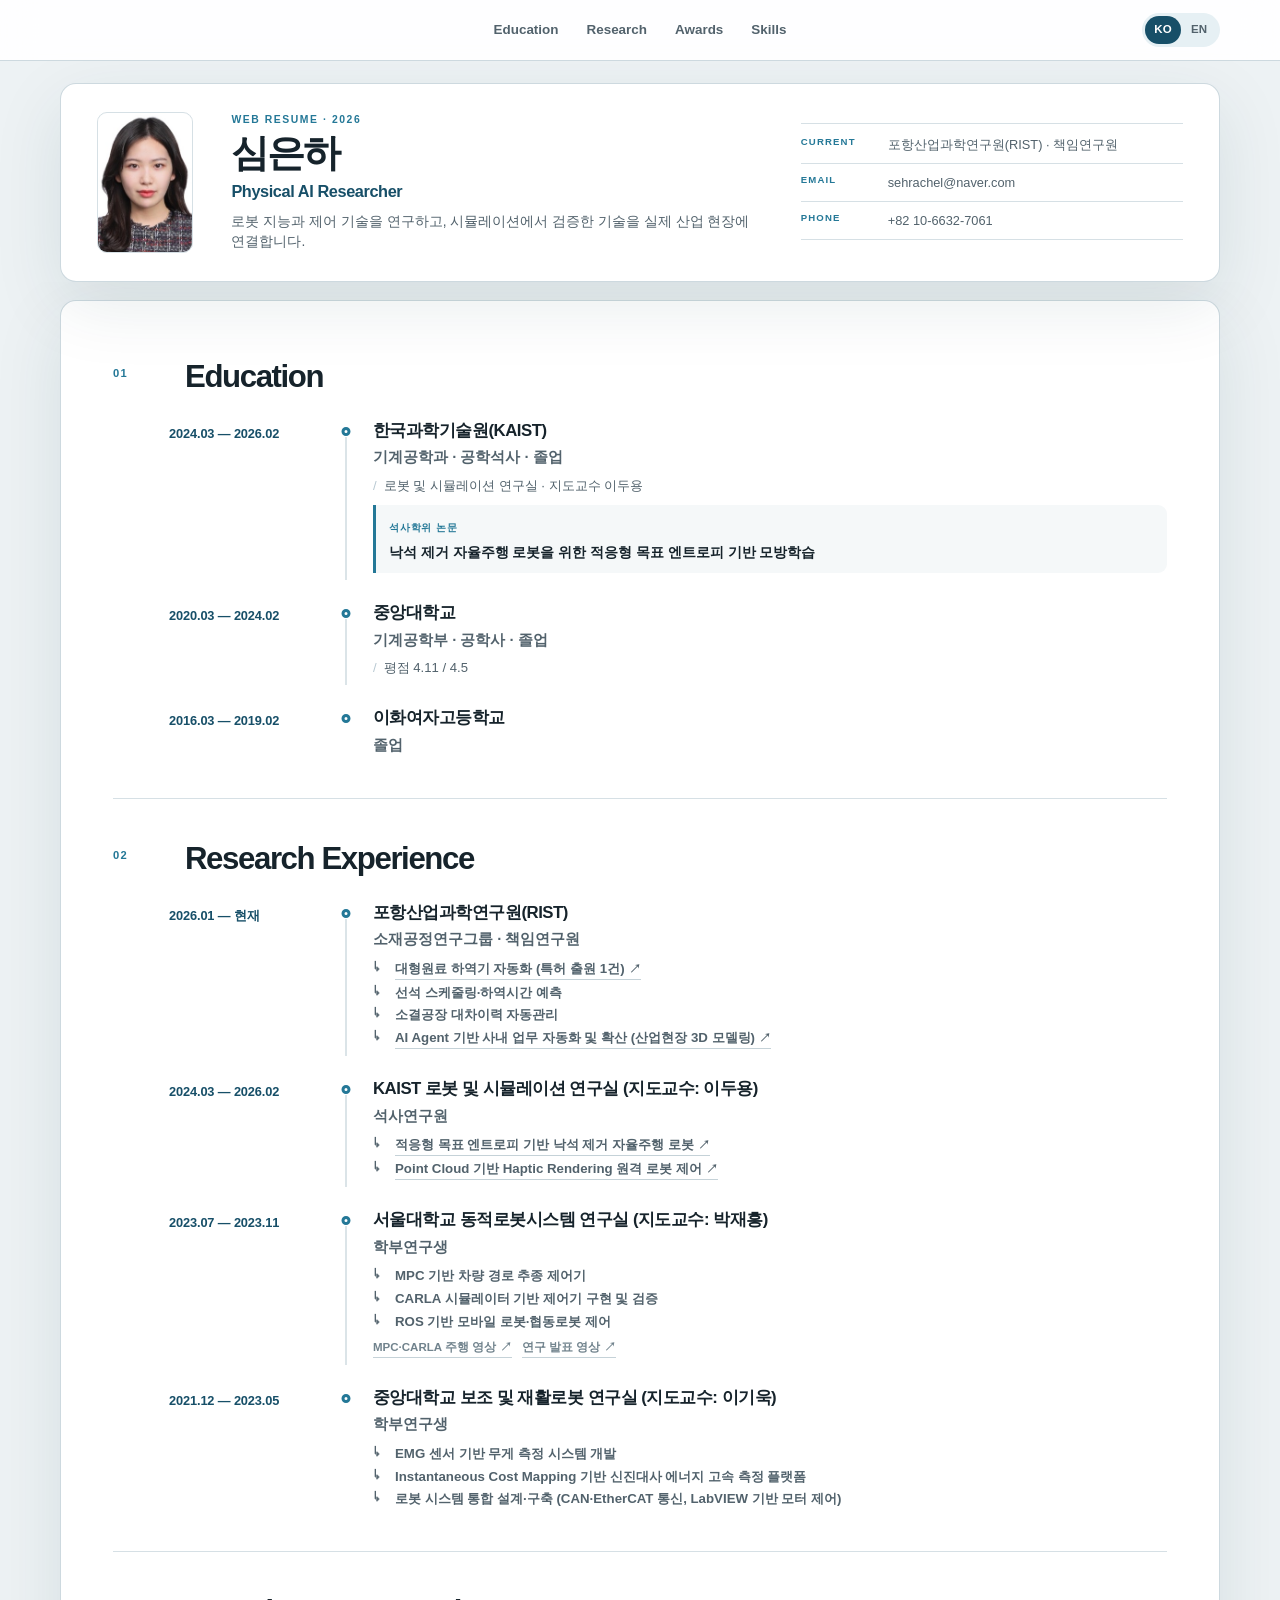
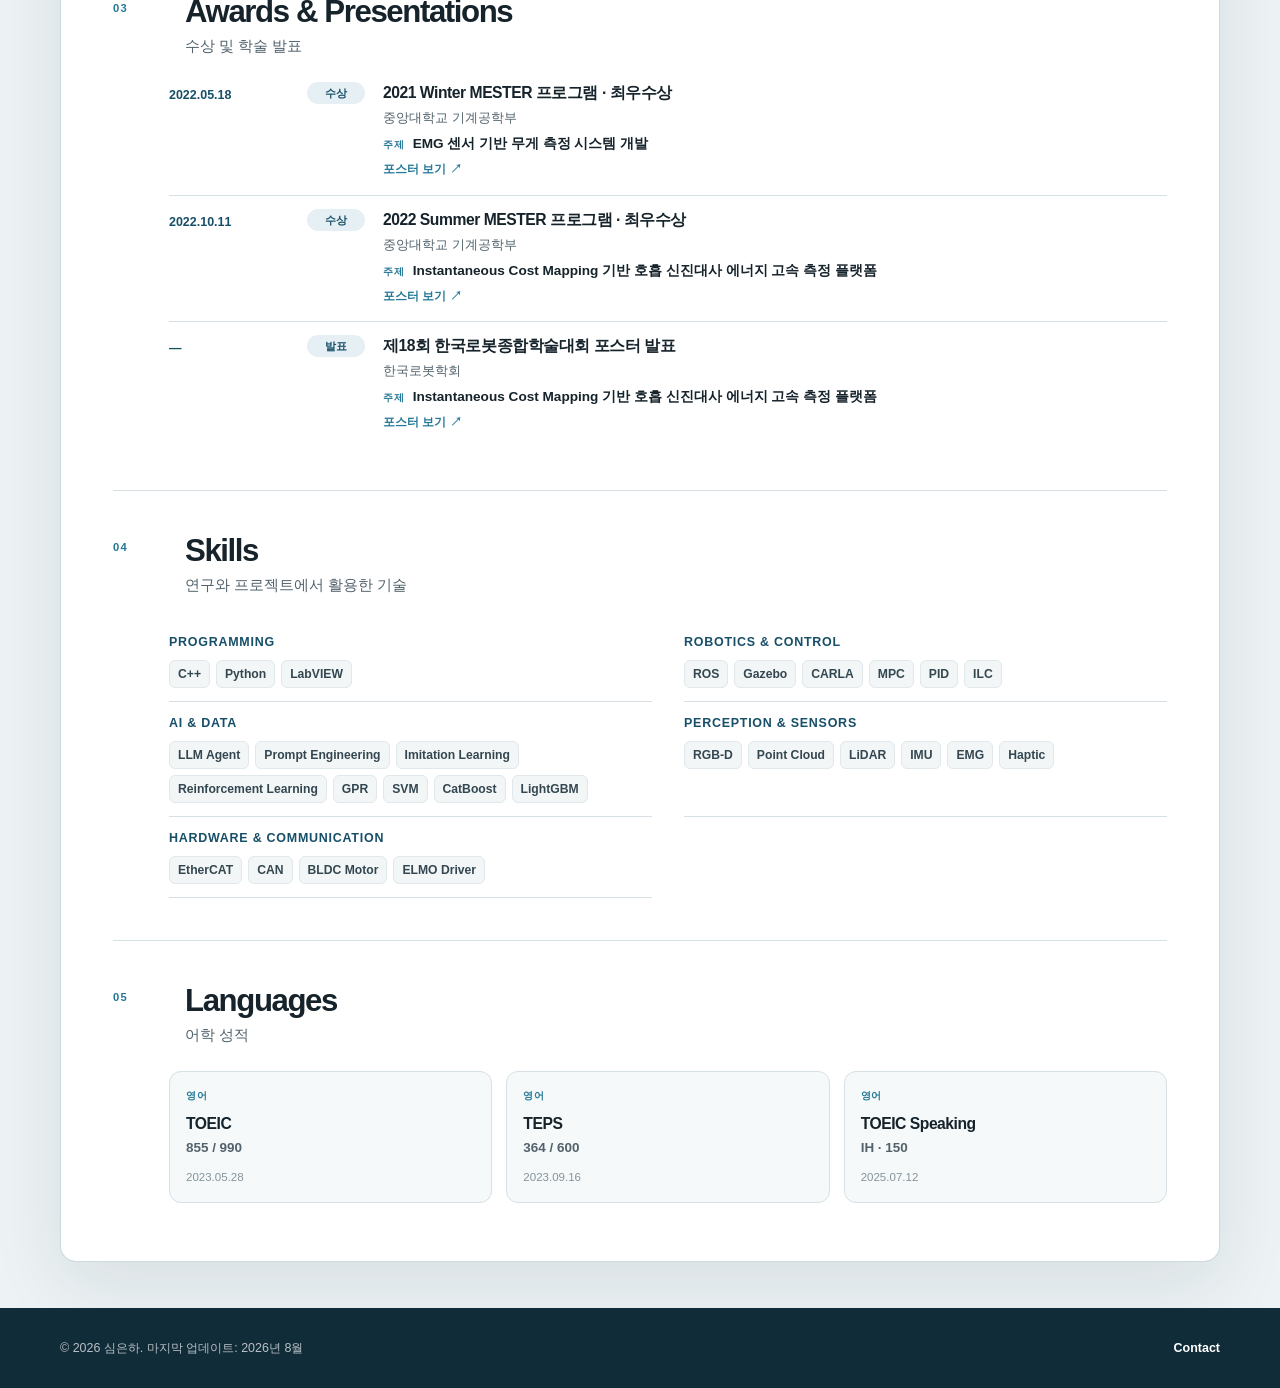
<file: index.html>
<!doctype html>
<html lang="ko">
  <head>
    <meta charset="UTF-8" />
    <meta name="viewport" content="width=device-width, initial-scale=1.0" />
    <meta
      name="description"
      content="Physical AI와 로봇 시스템을 연구하는 심은하의 웹 이력서입니다."
    />
    <meta name="theme-color" content="#174f68" />
    <meta property="og:type" content="profile" />
    <meta property="og:title" content="심은하 | Web Resume" />
    <meta
      property="og:description"
      content="Education, research experience, career, awards, and technical skills."
    />
    <title>심은하 | Web Resume</title>
    <link rel="stylesheet" href="assets/styles.css?v=2.29" />
    <script src="assets/profile-photo.js?v=2.29" defer></script>
    <script src="assets/resume-data.js?v=2.29" defer></script>
    <script src="assets/app.js?v=2.29" defer></script>
  </head>
  <body>
    <a class="skip-link" href="#main-content">본문으로 바로가기</a>

    <header class="site-header">
      <div class="header-inner">
        <nav class="primary-nav" aria-label="주요 섹션">
          <a href="#education" data-nav="education">Education</a>
          <a href="#research" data-nav="research">Research</a>
          <a href="#awards" data-nav="awards">Awards</a>
          <a href="#skills" data-nav="skills">Skills</a>
        </nav>

        <div class="header-actions">
          <div class="language-switch" role="group" aria-label="언어 선택">
            <button type="button" data-language="ko" aria-pressed="true">KO</button>
            <button type="button" data-language="en" aria-pressed="false">EN</button>
          </div>
        </div>
      </div>
    </header>

    <main id="main-content">
      <section class="hero" id="top" aria-labelledby="hero-name">
        <div class="page-shell hero-inner">
          <div class="profile-photo-frame">
            <img id="profile-photo" alt="심은하 프로필 사진" draggable="false" />
          </div>
          <div class="hero-copy">
            <p class="eyebrow" id="hero-eyebrow">WEB RESUME · 2026</p>
            <h1 id="hero-name">심은하</h1>
            <p class="hero-role" id="hero-role">Physical AI Researcher</p>
            <p class="hero-summary" id="hero-summary">
              로봇 지능과 제어 기술을 연구하고, 시뮬레이션에서 검증한 기술을 실제 산업 현장에 연결합니다.
            </p>
          </div>

          <aside class="hero-contact" aria-label="연락처와 현재 소속">
            <div class="contact-row">
              <span class="contact-label" id="current-label">CURRENT</span>
              <span id="current-value">포항산업과학연구원(RIST) · 책임연구원</span>
            </div>
            <a class="contact-row" href="mailto:sehrachel@naver.com">
              <span class="contact-label">EMAIL</span>
              <span>sehrachel@naver.com</span>
            </a>
            <div class="contact-row">
              <span class="contact-label" id="phone-label">PHONE</span>
              <span>+82 10-6632-7061</span>
            </div>
          </aside>
        </div>
      </section>

      <div class="page-shell resume-sheet">
        <section class="resume-section" id="education" aria-labelledby="education-title">
          <div class="section-heading">
            <p class="section-number">01</p>
            <div>
              <h2 id="education-title">Education</h2>
            </div>
          </div>
          <div class="timeline" id="education-list"></div>
        </section>

        <section class="resume-section" id="research" aria-labelledby="research-title">
          <div class="section-heading">
            <p class="section-number">02</p>
            <div>
              <h2 id="research-title">Research Experience</h2>
            </div>
          </div>
          <div class="timeline" id="research-list"></div>
        </section>

        <section class="resume-section" id="awards" aria-labelledby="awards-title">
          <div class="section-heading">
            <p class="section-number">03</p>
            <div>
              <h2 id="awards-title">Awards &amp; Presentations</h2>
              <p id="awards-subtitle">수상 및 학술 발표</p>
            </div>
          </div>
          <div class="compact-list" id="awards-list"></div>
        </section>

        <section class="resume-section" id="skills" aria-labelledby="skills-title">
          <div class="section-heading">
            <p class="section-number">04</p>
            <div>
              <h2 id="skills-title">Skills</h2>
              <p id="skills-subtitle">연구와 프로젝트에서 활용한 기술</p>
            </div>
          </div>
          <div class="skill-groups" id="skills-list"></div>
        </section>

        <section class="resume-section" id="languages" aria-labelledby="languages-title">
          <div class="section-heading">
            <p class="section-number">05</p>
            <div>
              <h2 id="languages-title">Languages</h2>
              <p id="languages-subtitle">어학 성적</p>
            </div>
          </div>
          <div class="credential-grid" id="credentials-list"></div>
        </section>
      </div>
    </main>

    <dialog
      class="poster-dialog"
      id="poster-dialog"
      aria-labelledby="poster-dialog-title"
      aria-describedby="poster-dialog-topic"
    >
      <div class="poster-dialog-panel">
        <header class="poster-dialog-header">
          <div>
            <p class="poster-dialog-kicker" id="poster-dialog-kicker">AWARD POSTER</p>
            <h2 id="poster-dialog-title">Poster</h2>
            <p id="poster-dialog-topic"></p>
          </div>
          <button class="poster-close" id="poster-close" type="button" aria-label="포스터 닫기">
            <svg viewBox="0 0 24 24" aria-hidden="true">
              <path d="M5 5l14 14M19 5L5 19" />
            </svg>
          </button>
        </header>
        <div class="poster-viewer">
          <img id="poster-dialog-image" alt="" />
        </div>
      </div>
    </dialog>

    <footer class="site-footer">
      <div class="page-shell footer-inner">
        <p id="footer-copy">© 2026 심은하. 마지막 업데이트: 2026년 8월</p>
        <a href="mailto:sehrachel@naver.com" id="footer-contact">Contact</a>
      </div>
    </footer>
  </body>
</html>
</file>
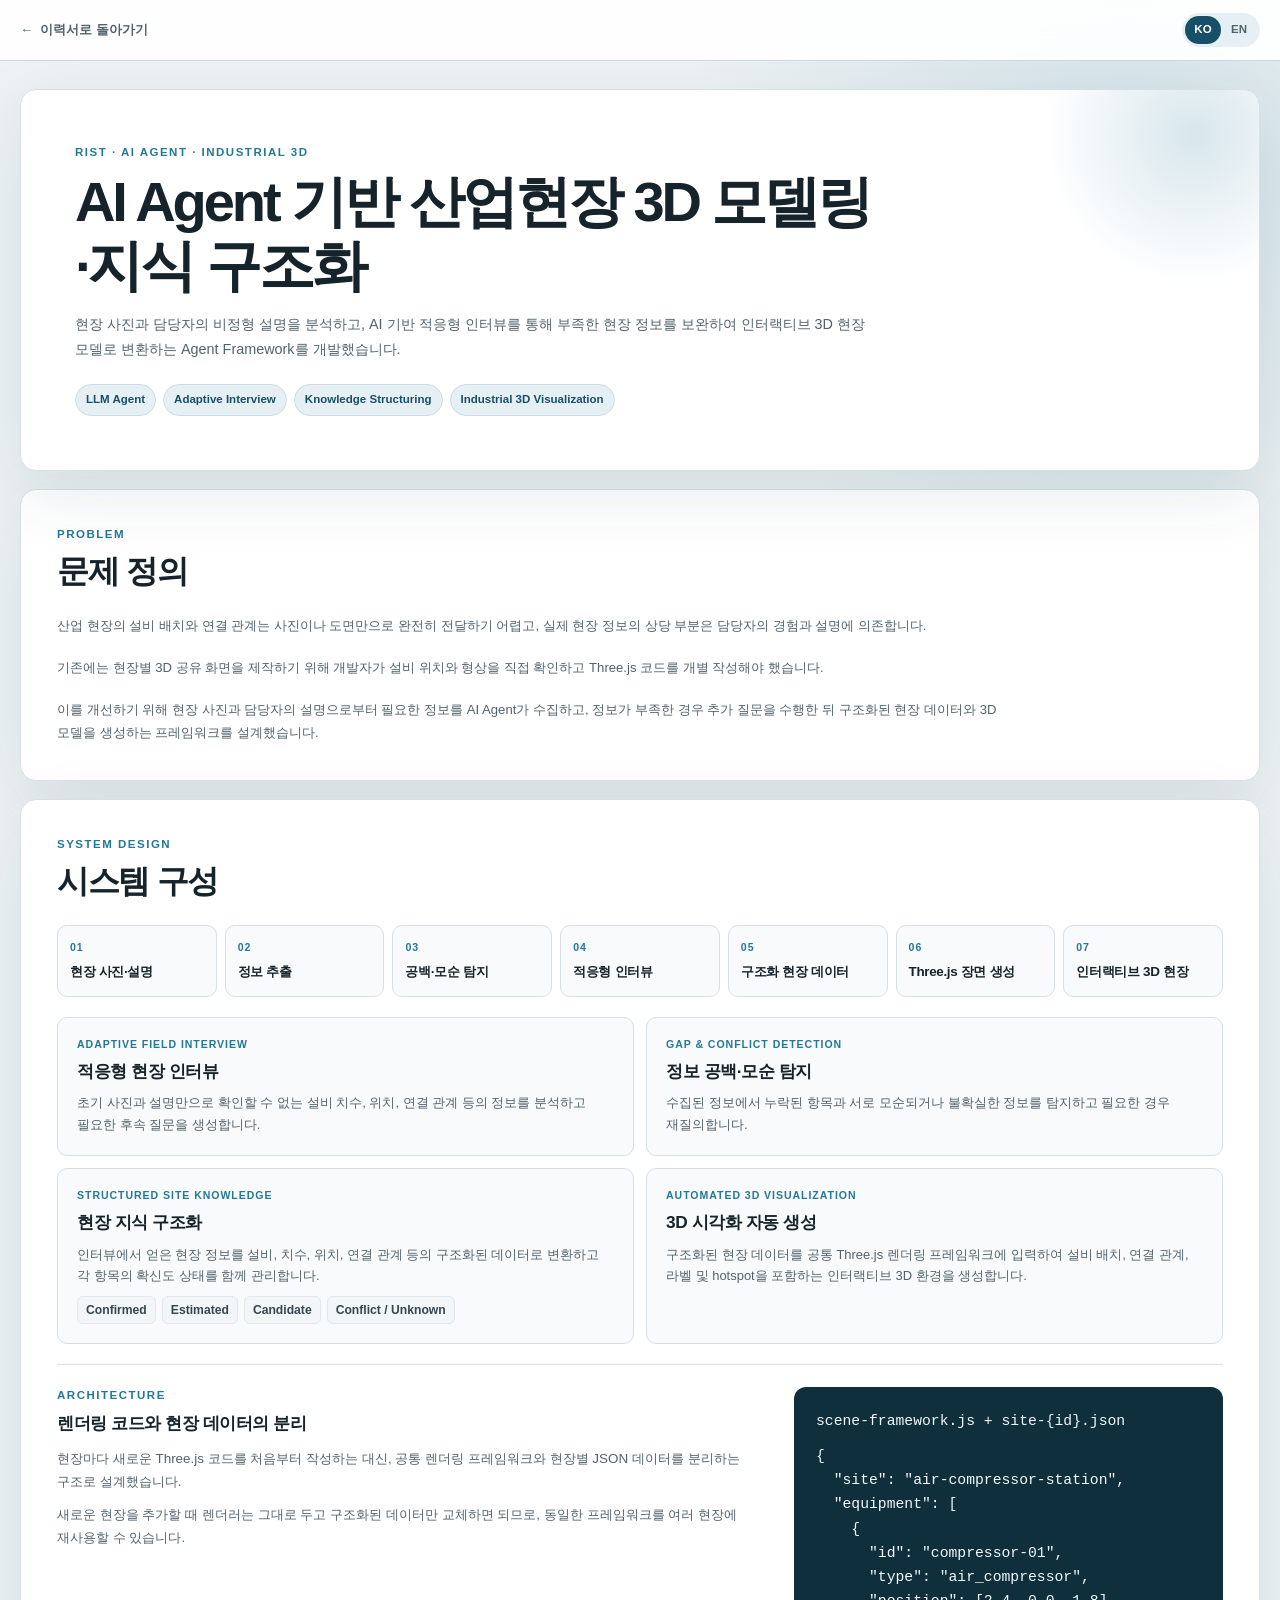
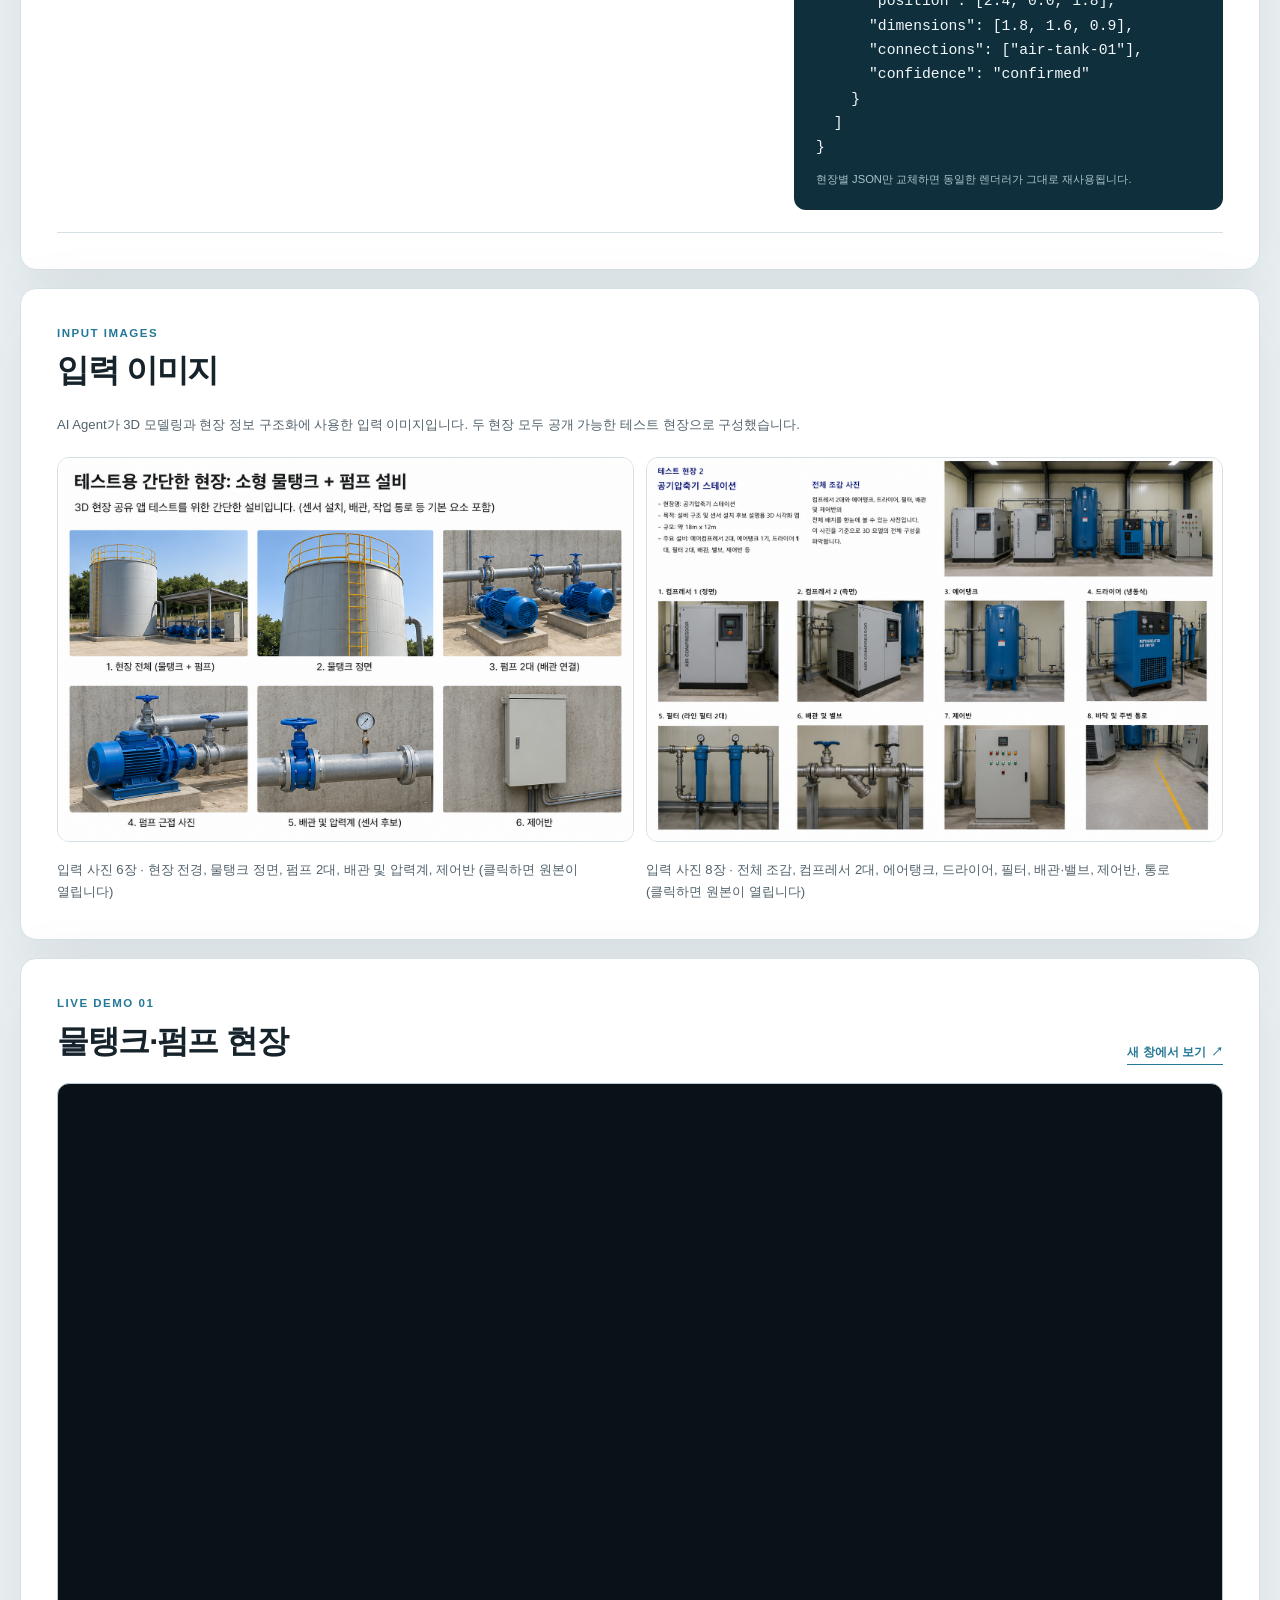
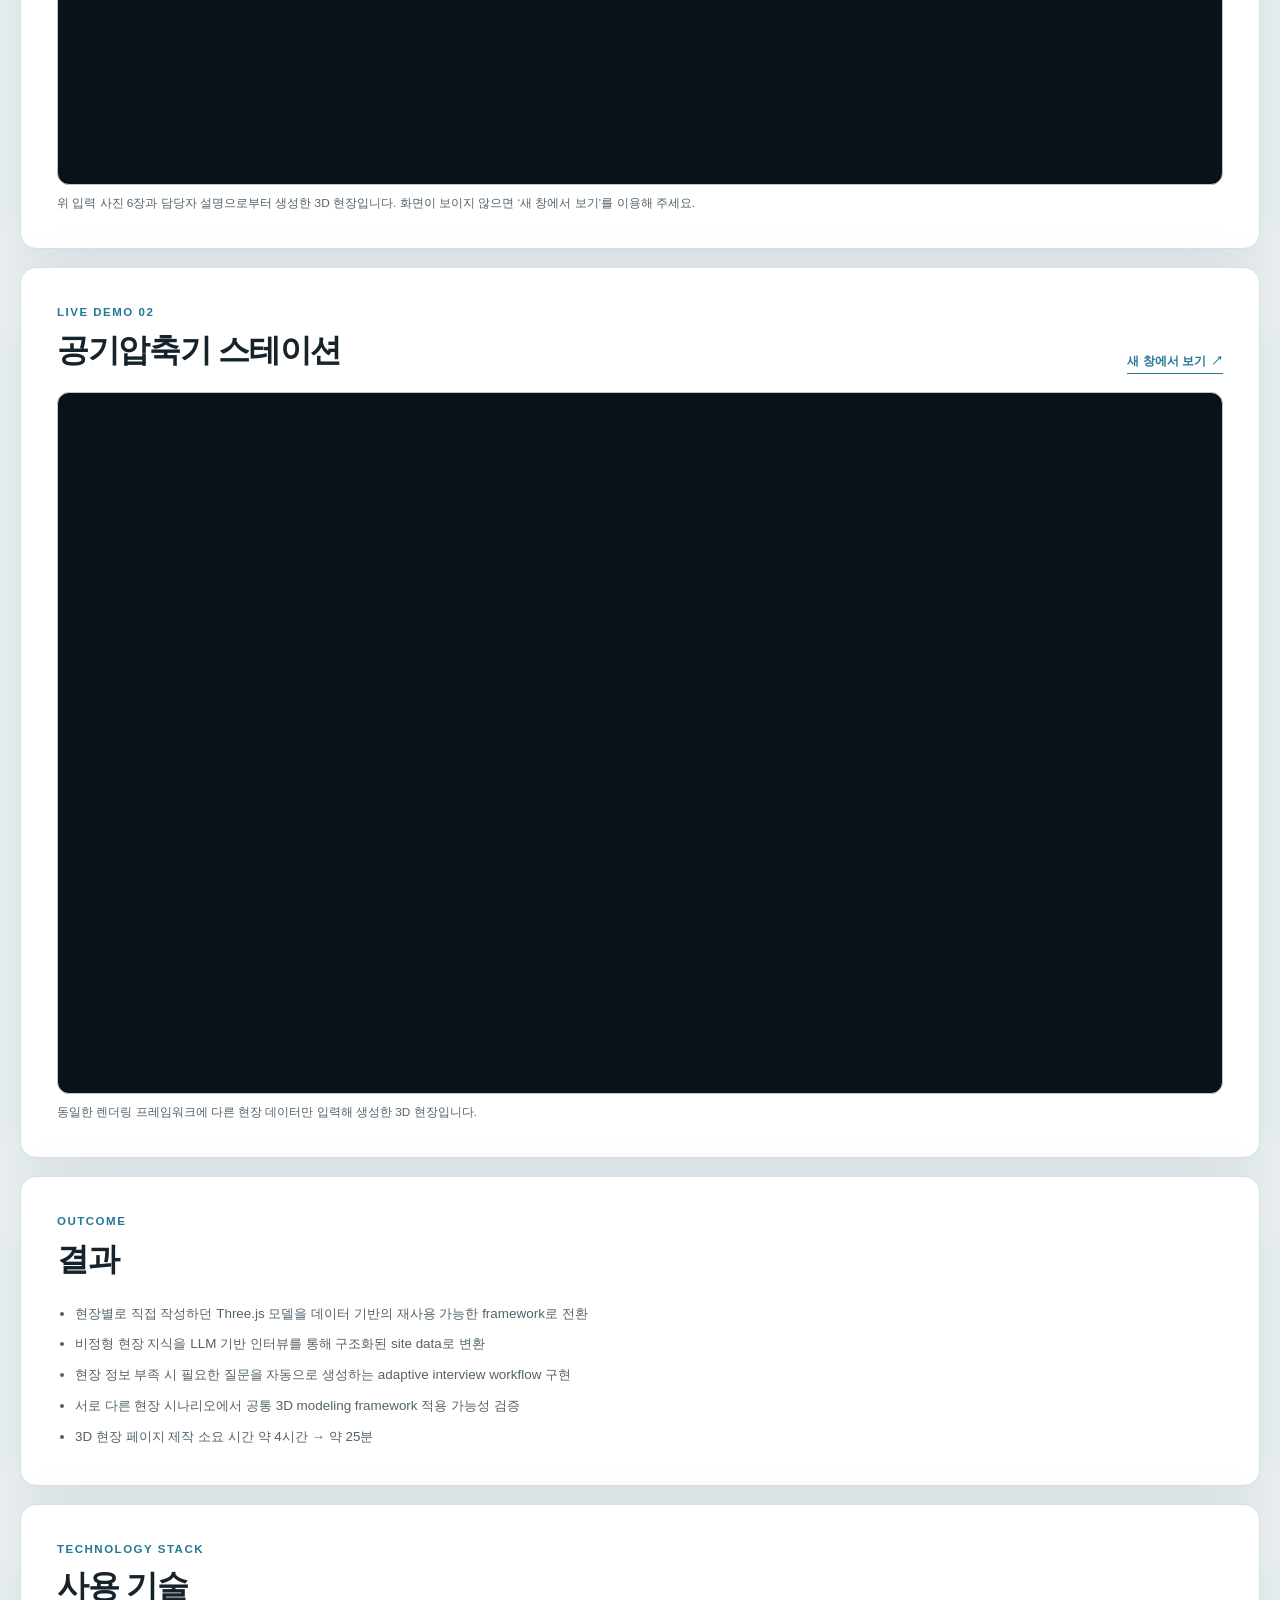
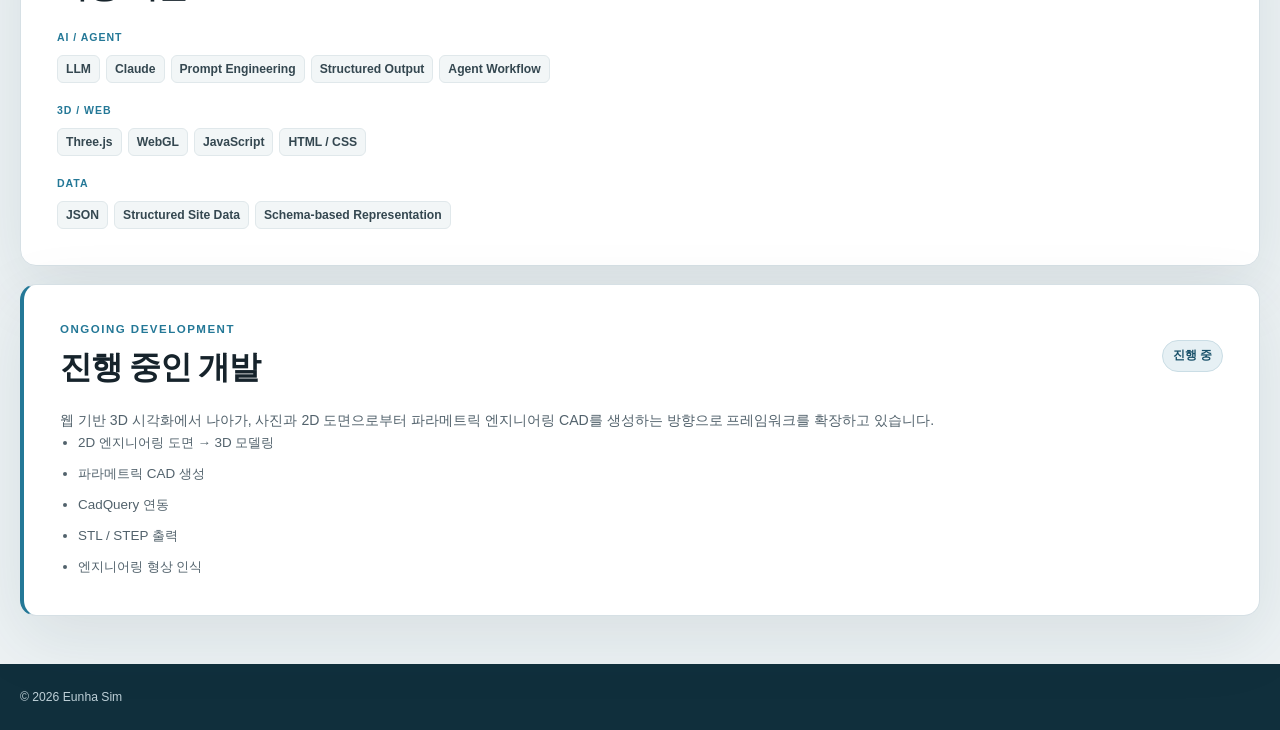
<file: projects/industrial-3d-modeling-agent.html>
<!doctype html>
<html lang="ko">
  <head>
    <meta charset="UTF-8" />
    <meta name="viewport" content="width=device-width, initial-scale=1.0" />
    <meta
      name="description"
      data-ko="현장 사진과 담당자의 설명을 AI Agent가 구조화해 인터랙티브 3D 산업현장 모델로 변환하는 프레임워크입니다."
      data-en="An AI agent framework that structures site photographs and field knowledge into interactive 3D industrial site models."
      content="현장 사진과 담당자의 설명을 AI Agent가 구조화해 인터랙티브 3D 산업현장 모델로 변환하는 프레임워크입니다."
    />
    <meta name="theme-color" content="#174f68" />
    <title
      data-ko="AI Agent 기반 산업현장 3D 모델링·지식 구조화 | 심은하"
      data-en="AI Agent for Industrial 3D Modeling &amp; Knowledge Structuring | Eunha Sim"
    >
      AI Agent 기반 산업현장 3D 모델링·지식 구조화 | 심은하
    </title>
    <link rel="stylesheet" href="../assets/styles.css?v=2.29" />
    <link rel="stylesheet" href="../assets/project-detail.css?v=2.29" />
  </head>
  <body class="project-detail-page">
    <a class="skip-link" href="#project-content" data-ko="본문으로 바로가기" data-en="Skip to main content">본문으로 바로가기</a>

    <header class="project-detail-nav">
      <div class="project-detail-nav-inner">
        <a class="back-link" id="resume-back-link" href="../index.html?lang=ko#research">
          <span aria-hidden="true">←</span>
          <span data-ko="이력서로 돌아가기" data-en="Back to resume">이력서로 돌아가기</span>
        </a>
        <div class="language-switch" role="group" aria-label="언어 선택" id="project-language-switch">
          <button type="button" data-language="ko" aria-pressed="true">KO</button>
          <button type="button" data-language="en" aria-pressed="false">EN</button>
        </div>
      </div>
    </header>

    <main class="page-shell project-detail-main" id="project-content">
      <section class="project-detail-hero" aria-labelledby="project-title">
        <p class="project-detail-kicker">RIST · AI AGENT · INDUSTRIAL 3D</p>
        <h1
          id="project-title"
          data-ko="AI Agent 기반 산업현장 3D 모델링·지식 구조화"
          data-en="AI Agent for Industrial 3D Modeling &amp; Knowledge Structuring"
        >
          AI Agent 기반 산업현장 3D 모델링·지식 구조화
        </h1>
        <p
          data-ko="현장 사진과 담당자의 비정형 설명을 분석하고, AI 기반 적응형 인터뷰를 통해 부족한 현장 정보를 보완하여 인터랙티브 3D 현장 모델로 변환하는 Agent Framework를 개발했습니다."
          data-en="Developed an AI agent framework that analyzes industrial site images and unstructured field knowledge, resolves missing information through adaptive interviews, and transforms validated site data into interactive 3D environments."
        >
          현장 사진과 담당자의 비정형 설명을 분석하고, AI 기반 적응형 인터뷰를 통해 부족한 현장 정보를 보완하여 인터랙티브 3D 현장 모델로 변환하는 Agent Framework를 개발했습니다.
        </p>
        <div class="project-detail-tags" aria-label="Project keywords">
          <span>LLM Agent</span>
          <span>Adaptive Interview</span>
          <span>Knowledge Structuring</span>
          <span>Industrial 3D Visualization</span>
        </div>
      </section>

                  <section class="project-detail-panel implementation-panel" aria-labelledby="problem-title">
        <div class="project-detail-heading implementation-heading">
          <div>
            <p class="project-detail-section-label">PROBLEM</p>
            <h2 id="problem-title" data-ko="문제 정의" data-en="Problem">문제 정의</h2>
          </div>
        </div>

        <p
          class="implementation-motivation"
          data-ko="산업 현장의 설비 배치와 연결 관계는 사진이나 도면만으로 완전히 전달하기 어렵고, 실제 현장 정보의 상당 부분은 담당자의 경험과 설명에 의존합니다."
          data-en="Industrial site layouts and equipment relationships are difficult to capture completely through images or drawings alone, and much of the critical information remains in the tacit knowledge of field engineers."
        >
          산업 현장의 설비 배치와 연결 관계는 사진이나 도면만으로 완전히 전달하기 어렵고, 실제 현장 정보의 상당 부분은 담당자의 경험과 설명에 의존합니다.
        </p>

        <p
          class="implementation-motivation"
          data-ko="기존에는 현장별 3D 공유 화면을 제작하기 위해 개발자가 설비 위치와 형상을 직접 확인하고 Three.js 코드를 개별 작성해야 했습니다."
          data-en="Previously, building a shared 3D view for each site required a developer to verify equipment positions and shapes in person and hand-write Three.js code for every site."
        >
          기존에는 현장별 3D 공유 화면을 제작하기 위해 개발자가 설비 위치와 형상을 직접 확인하고 Three.js 코드를 개별 작성해야 했습니다.
        </p>

        <p
          class="implementation-motivation"
          data-ko="이를 개선하기 위해 현장 사진과 담당자의 설명으로부터 필요한 정보를 AI Agent가 수집하고, 정보가 부족한 경우 추가 질문을 수행한 뒤 구조화된 현장 데이터와 3D 모델을 생성하는 프레임워크를 설계했습니다."
          data-en="To address this, the project introduces an agent workflow that collects information from site photographs and field descriptions, asks follow-up questions where information is insufficient, and then generates structured site data and a reusable 3D model."
        >
          이를 개선하기 위해 현장 사진과 담당자의 설명으로부터 필요한 정보를 AI Agent가 수집하고, 정보가 부족한 경우 추가 질문을 수행한 뒤 구조화된 현장 데이터와 3D 모델을 생성하는 프레임워크를 설계했습니다.
        </p>
      </section>

      <section class="project-detail-panel implementation-panel" aria-labelledby="design-title">
        <div class="project-detail-heading implementation-heading">
          <div>
            <p class="project-detail-section-label">SYSTEM DESIGN</p>
            <h2 id="design-title" data-ko="시스템 구성" data-en="System Design">시스템 구성</h2>
          </div>
        </div>

        <div class="technical-detail-grid pipeline-flow" aria-label="Processing pipeline">
          <article>
            <p class="technical-detail-label">01</p>
            <h3 data-ko="현장 사진·설명" data-en="Field Images &amp; Descriptions">현장 사진·설명</h3>
          </article>
          <article>
            <p class="technical-detail-label">02</p>
            <h3 data-ko="정보 추출" data-en="Information Extraction">정보 추출</h3>
          </article>
          <article>
            <p class="technical-detail-label">03</p>
            <h3 data-ko="공백·모순 탐지" data-en="Gap &amp; Conflict Detection">공백·모순 탐지</h3>
          </article>
          <article>
            <p class="technical-detail-label">04</p>
            <h3 data-ko="적응형 인터뷰" data-en="Adaptive Interview">적응형 인터뷰</h3>
          </article>
          <article>
            <p class="technical-detail-label">05</p>
            <h3 data-ko="구조화 현장 데이터" data-en="Structured Site Data">구조화 현장 데이터</h3>
          </article>
          <article>
            <p class="technical-detail-label">06</p>
            <h3 data-ko="Three.js 장면 생성" data-en="Three.js Scene Generation">Three.js 장면 생성</h3>
          </article>
          <article>
            <p class="technical-detail-label">07</p>
            <h3 data-ko="인터랙티브 3D 현장" data-en="Interactive 3D Site">인터랙티브 3D 현장</h3>
          </article>
        </div>

        <div class="technical-detail-grid">
          <article>
            <p class="technical-detail-label">ADAPTIVE FIELD INTERVIEW</p>
            <h3 data-ko="적응형 현장 인터뷰" data-en="Adaptive Field Interview">적응형 현장 인터뷰</h3>
            <p
              data-ko="초기 사진과 설명만으로 확인할 수 없는 설비 치수, 위치, 연결 관계 등의 정보를 분석하고 필요한 후속 질문을 생성합니다."
              data-en="Identifies information that cannot be resolved from the initial images and descriptions, and generates targeted follow-up questions."
            >
              초기 사진과 설명만으로 확인할 수 없는 설비 치수, 위치, 연결 관계 등의 정보를 분석하고 필요한 후속 질문을 생성합니다.
            </p>
          </article>

          <article>
            <p class="technical-detail-label">GAP &amp; CONFLICT DETECTION</p>
            <h3 data-ko="정보 공백·모순 탐지" data-en="Gap &amp; Conflict Detection">정보 공백·모순 탐지</h3>
            <p
              data-ko="수집된 정보에서 누락된 항목과 서로 모순되거나 불확실한 정보를 탐지하고 필요한 경우 재질의합니다."
              data-en="Detects missing, uncertain, or conflicting information and triggers additional clarification when required."
            >
              수집된 정보에서 누락된 항목과 서로 모순되거나 불확실한 정보를 탐지하고 필요한 경우 재질의합니다.
            </p>
          </article>

          <article>
            <p class="technical-detail-label">STRUCTURED SITE KNOWLEDGE</p>
            <h3 data-ko="현장 지식 구조화" data-en="Structured Site Knowledge">현장 지식 구조화</h3>
            <p
              data-ko="인터뷰에서 얻은 현장 정보를 설비, 치수, 위치, 연결 관계 등의 구조화된 데이터로 변환하고 각 항목의 확신도 상태를 함께 관리합니다."
              data-en="Transforms field knowledge into structured site data representing equipment, dimensions, positions, and relationships, tracking a confidence state for each item."
            >
              인터뷰에서 얻은 현장 정보를 설비, 치수, 위치, 연결 관계 등의 구조화된 데이터로 변환하고 각 항목의 확신도 상태를 함께 관리합니다.
            </p>
            <div class="tag-list">
              <span>Confirmed</span>
              <span>Estimated</span>
              <span>Candidate</span>
              <span>Conflict / Unknown</span>
            </div>
          </article>

          <article>
            <p class="technical-detail-label">AUTOMATED 3D VISUALIZATION</p>
            <h3 data-ko="3D 시각화 자동 생성" data-en="Automated 3D Visualization">3D 시각화 자동 생성</h3>
            <p
              data-ko="구조화된 현장 데이터를 공통 Three.js 렌더링 프레임워크에 입력하여 설비 배치, 연결 관계, 라벨 및 hotspot을 포함하는 인터랙티브 3D 환경을 생성합니다."
              data-en="Generates interactive Three.js environments from structured site data, including equipment layouts, relationships, labels, and hotspots."
            >
              구조화된 현장 데이터를 공통 Three.js 렌더링 프레임워크에 입력하여 설비 배치, 연결 관계, 라벨 및 hotspot을 포함하는 인터랙티브 3D 환경을 생성합니다.
            </p>
          </article>
        </div>

        <div class="dynamics-detail">
          <div class="dynamics-copy">
            <p class="project-detail-section-label">ARCHITECTURE</p>
            <h3 data-ko="렌더링 코드와 현장 데이터의 분리" data-en="Separation of Rendering Code and Site Data">
              렌더링 코드와 현장 데이터의 분리
            </h3>
            <p
              data-ko="현장마다 새로운 Three.js 코드를 처음부터 작성하는 대신, 공통 렌더링 프레임워크와 현장별 JSON 데이터를 분리하는 구조로 설계했습니다."
              data-en="Rather than writing new Three.js code from scratch for each site, the system separates a common rendering framework from site-specific JSON data."
            >
              현장마다 새로운 Three.js 코드를 처음부터 작성하는 대신, 공통 렌더링 프레임워크와 현장별 JSON 데이터를 분리하는 구조로 설계했습니다.
            </p>
            <p
              data-ko="새로운 현장을 추가할 때 렌더러는 그대로 두고 구조화된 데이터만 교체하면 되므로, 동일한 프레임워크를 여러 현장에 재사용할 수 있습니다."
              data-en="Adding a new site replaces only the structured data while the renderer stays unchanged, so one framework serves many sites."
            >
              새로운 현장을 추가할 때 렌더러는 그대로 두고 구조화된 데이터만 교체하면 되므로, 동일한 프레임워크를 여러 현장에 재사용할 수 있습니다.
            </p>
          </div>

          <div class="dynamics-equation" aria-label="Structured site data example">
            <code>scene-framework.js + site-{id}.json</code>
            <pre>{
  "site": "air-compressor-station",
  "equipment": [
    {
      "id": "compressor-01",
      "type": "air_compressor",
      "position": [2.4, 0.0, 1.8],
      "dimensions": [1.8, 1.6, 0.9],
      "connections": ["air-tank-01"],
      "confidence": "confirmed"
    }
  ]
}</pre>
            <p
              data-ko="현장별 JSON만 교체하면 동일한 렌더러가 그대로 재사용됩니다."
              data-en="Swapping the site JSON alone reuses the identical renderer."
            >
              현장별 JSON만 교체하면 동일한 렌더러가 그대로 재사용됩니다.
            </p>
          </div>
        </div>
      </section>

      <section class="project-detail-panel implementation-panel" aria-labelledby="inputs-title">
        <div class="project-detail-heading implementation-heading">
          <div>
            <p class="project-detail-section-label">INPUT IMAGES</p>
            <h2 id="inputs-title" data-ko="입력 이미지" data-en="Input Images">입력 이미지</h2>
          </div>
        </div>

        <p
          class="implementation-motivation"
          data-ko="AI Agent가 3D 모델링과 현장 정보 구조화에 사용한 입력 이미지입니다. 두 현장 모두 공개 가능한 테스트 현장으로 구성했습니다."
          data-en="The input images the agent used for 3D modeling and knowledge structuring. Both are publicly shareable test sites."
        >
          AI Agent가 3D 모델링과 현장 정보 구조화에 사용한 입력 이미지입니다. 두 현장 모두 공개 가능한 테스트 현장으로 구성했습니다.
        </p>

        <div class="technical-detail-grid">
            <figure class="image-figure">
              <a
                href="../assets/project-3d-agent/input-water-tank-site.png?v=2.29"
                target="_blank"
                rel="noopener noreferrer"
                data-title-ko="물탱크·펌프 현장 입력 사진 원본 보기"
                data-title-en="View the full-size input photographs for the water tank and pump site"
                title="물탱크·펌프 현장 입력 사진 원본 보기"
              >
                <img
                  src="../assets/project-3d-agent/input-water-tank-site.png?v=2.29"
                  width="1536"
                  height="1024"
                  loading="lazy"
                  alt="물탱크·펌프 현장 입력 사진 6장 모음"
                />
              </a>
              <figcaption
                class="implementation-motivation"
                data-ko="입력 사진 6장 · 현장 전경, 물탱크 정면, 펌프 2대, 배관 및 압력계, 제어반 (클릭하면 원본이 열립니다)"
                data-en="Six input photographs · site overview, tank elevation, two pumps, piping and gauge, control panel (click to open full size)"
              >
                입력 사진 6장 · 현장 전경, 물탱크 정면, 펌프 2대, 배관 및 압력계, 제어반 (클릭하면 원본이 열립니다)
              </figcaption>
            </figure>

            <figure class="image-figure">
              <a
                href="../assets/project-3d-agent/input-air-compressor-site.png?v=2.29"
                target="_blank"
                rel="noopener noreferrer"
                data-title-ko="공기압축기 스테이션 입력 사진 원본 보기"
                data-title-en="View the full-size input photographs for the air compressor station"
                title="공기압축기 스테이션 입력 사진 원본 보기"
              >
                <img
                  src="../assets/project-3d-agent/input-air-compressor-site.png?v=2.29"
                  width="1536"
                  height="1024"
                  loading="lazy"
                  alt="공기압축기 스테이션 입력 사진 8장 및 현장 정보 모음"
                />
              </a>
              <figcaption
                class="implementation-motivation"
                data-ko="입력 사진 8장 · 전체 조감, 컴프레서 2대, 에어탱크, 드라이어, 필터, 배관·밸브, 제어반, 통로 (클릭하면 원본이 열립니다)"
                data-en="Eight input photographs · overview, two compressors, air tank, dryer, filters, piping and valves, control panel, walkway (click to open full size)"
              >
                입력 사진 8장 · 전체 조감, 컴프레서 2대, 에어탱크, 드라이어, 필터, 배관·밸브, 제어반, 통로 (클릭하면 원본이 열립니다)
              </figcaption>
            </figure>
        </div>
      </section>

      <section class="project-detail-panel" aria-labelledby="demo-one-title">
        <div class="project-detail-heading">
          <div>
            <p class="project-detail-section-label">LIVE DEMO 01</p>
            <h2 id="demo-one-title" data-ko="물탱크·펌프 현장" data-en="Water Tank and Pump Site">물탱크·펌프 현장</h2>
          </div>
          <a class="project-external-link" id="demo-one-link" target="_blank" rel="noopener noreferrer">
            <span data-ko="새 창에서 보기" data-en="Open in a new tab">새 창에서 보기</span>
            <span aria-hidden="true">↗</span>
          </a>
        </div>

        <div class="simulator-frame demo-frame">
          <iframe
            id="demo-one-frame"
            data-title-ko="물탱크·펌프 현장 인터랙티브 3D 데모"
            data-title-en="Interactive 3D demo of the water tank and pump site"
            title="물탱크·펌프 현장 인터랙티브 3D 데모"
            loading="eager"
            allow="fullscreen"
          ></iframe>
        </div>
        <p
          class="simulator-note"
          data-ko="위 입력 사진 6장과 담당자 설명으로부터 생성한 3D 현장입니다. 화면이 보이지 않으면 ‘새 창에서 보기’를 이용해 주세요."
          data-en="Generated from the six input photographs above and the accompanying field description. If the viewer does not appear, use ‘Open in a new tab.’"
        >
          위 입력 사진 6장과 담당자 설명으로부터 생성한 3D 현장입니다. 화면이 보이지 않으면 ‘새 창에서 보기’를 이용해 주세요.
        </p>
      </section>

      <section class="project-detail-panel" aria-labelledby="demo-two-title">
        <div class="project-detail-heading">
          <div>
            <p class="project-detail-section-label">LIVE DEMO 02</p>
            <h2 id="demo-two-title" data-ko="공기압축기 스테이션" data-en="Air Compressor Station">공기압축기 스테이션</h2>
          </div>
          <a class="project-external-link" id="demo-two-link" target="_blank" rel="noopener noreferrer">
            <span data-ko="새 창에서 보기" data-en="Open in a new tab">새 창에서 보기</span>
            <span aria-hidden="true">↗</span>
          </a>
        </div>

        <div class="simulator-frame demo-frame">
          <iframe
            id="demo-two-frame"
            data-title-ko="공기압축기 스테이션 인터랙티브 3D 데모"
            data-title-en="Interactive 3D demo of the air compressor station"
            title="공기압축기 스테이션 인터랙티브 3D 데모"
            loading="lazy"
            allow="fullscreen"
          ></iframe>
        </div>
        <p
          class="simulator-note"
          data-ko="동일한 렌더링 프레임워크에 다른 현장 데이터만 입력해 생성한 3D 현장입니다."
          data-en="Generated by feeding only different site data into the identical rendering framework."
        >
          동일한 렌더링 프레임워크에 다른 현장 데이터만 입력해 생성한 3D 현장입니다.
        </p>
      </section>

      <section class="project-detail-panel implementation-panel" aria-labelledby="outcome-title">
        <div class="project-detail-heading implementation-heading">
          <div>
            <p class="project-detail-section-label">OUTCOME</p>
            <h2 id="outcome-title" data-ko="결과" data-en="Outcome">결과</h2>
          </div>
        </div>

        <ul class="detail-list">
          <li
            data-ko="현장별로 직접 작성하던 Three.js 모델을 데이터 기반의 재사용 가능한 framework로 전환"
            data-en="Converted manually coded Three.js scenes into a reusable data-driven framework"
          >
            현장별로 직접 작성하던 Three.js 모델을 데이터 기반의 재사용 가능한 framework로 전환
          </li>
          <li
            data-ko="비정형 현장 지식을 LLM 기반 인터뷰를 통해 구조화된 site data로 변환"
            data-en="Structured unstructured field knowledge through an LLM-based interview workflow"
          >
            비정형 현장 지식을 LLM 기반 인터뷰를 통해 구조화된 site data로 변환
          </li>
          <li
            data-ko="현장 정보 부족 시 필요한 질문을 자동으로 생성하는 adaptive interview workflow 구현"
            data-en="Implemented adaptive questioning based on missing and uncertain site information"
          >
            현장 정보 부족 시 필요한 질문을 자동으로 생성하는 adaptive interview workflow 구현
          </li>
          <li
            data-ko="서로 다른 현장 시나리오에서 공통 3D modeling framework 적용 가능성 검증"
            data-en="Validated a common 3D modeling framework across multiple industrial-site scenarios"
          >
            서로 다른 현장 시나리오에서 공통 3D modeling framework 적용 가능성 검증
          </li>
          <li
            data-ko="3D 현장 페이지 제작 소요 시간 약 4시간 → 약 25분"
            data-en="Reduced site-specific 3D page creation from approximately 4 hours to approximately 25 minutes"
          >
            3D 현장 페이지 제작 소요 시간 약 4시간 → 약 25분
          </li>
        </ul>
      </section>

      <section class="project-detail-panel implementation-panel" aria-labelledby="stack-title">
        <div class="project-detail-heading implementation-heading">
          <div>
            <p class="project-detail-section-label">TECHNOLOGY STACK</p>
            <h2 id="stack-title" data-ko="사용 기술" data-en="Technology Stack">사용 기술</h2>
          </div>
        </div>

        <div>
          <p class="technical-detail-label">AI / AGENT</p>
          <div class="tag-list">
            <span>LLM</span>
            <span>Claude</span>
            <span>Prompt Engineering</span>
            <span>Structured Output</span>
            <span>Agent Workflow</span>
          </div>
        </div>

        <div>
          <p class="technical-detail-label">3D / WEB</p>
          <div class="tag-list">
            <span>Three.js</span>
            <span>WebGL</span>
            <span>JavaScript</span>
            <span>HTML / CSS</span>
          </div>
        </div>

        <div>
          <p class="technical-detail-label">DATA</p>
          <div class="tag-list">
            <span>JSON</span>
            <span>Structured Site Data</span>
            <span>Schema-based Representation</span>
          </div>
        </div>
      </section>

      <section class="project-detail-panel patent-detail-panel" aria-labelledby="ongoing-title">
        <div class="project-detail-heading patent-detail-heading">
          <div>
            <p class="project-detail-section-label">ONGOING DEVELOPMENT</p>
            <h2 id="ongoing-title" data-ko="진행 중인 개발" data-en="Ongoing Development">진행 중인 개발</h2>
          </div>
          <span class="patent-status" data-ko="진행 중" data-en="In progress">진행 중</span>
        </div>

        <p
          class="implementation-motivation"
          data-ko="웹 기반 3D 시각화에서 나아가, 사진과 2D 도면으로부터 파라메트릭 엔지니어링 CAD를 생성하는 방향으로 프레임워크를 확장하고 있습니다."
          data-en="Extending the framework from web-based 3D visualization toward parametric engineering CAD generation from images and 2D drawings."
        >
          웹 기반 3D 시각화에서 나아가, 사진과 2D 도면으로부터 파라메트릭 엔지니어링 CAD를 생성하는 방향으로 프레임워크를 확장하고 있습니다.
        </p>

        <ul class="detail-list">
          <li data-ko="2D 엔지니어링 도면 → 3D 모델링" data-en="2D engineering drawing to 3D modeling">2D 엔지니어링 도면 → 3D 모델링</li>
          <li data-ko="파라메트릭 CAD 생성" data-en="Parametric CAD generation">파라메트릭 CAD 생성</li>
          <li data-ko="CadQuery 연동" data-en="CadQuery integration">CadQuery 연동</li>
          <li data-ko="STL / STEP 출력" data-en="STL / STEP output">STL / STEP 출력</li>
          <li data-ko="엔지니어링 형상 인식" data-en="Engineering feature recognition">엔지니어링 형상 인식</li>
        </ul>
      </section>
    </main>

    <footer class="project-detail-footer">
      <div class="page-shell">
        <span>© 2026 Eunha Sim</span>
      </div>
    </footer>

    <script src="../assets/project-detail.js?v=2.29"></script>
    <script src="../assets/project-3d-agent-demos.js?v=2.29"></script>
  </body>
</html>
</file>
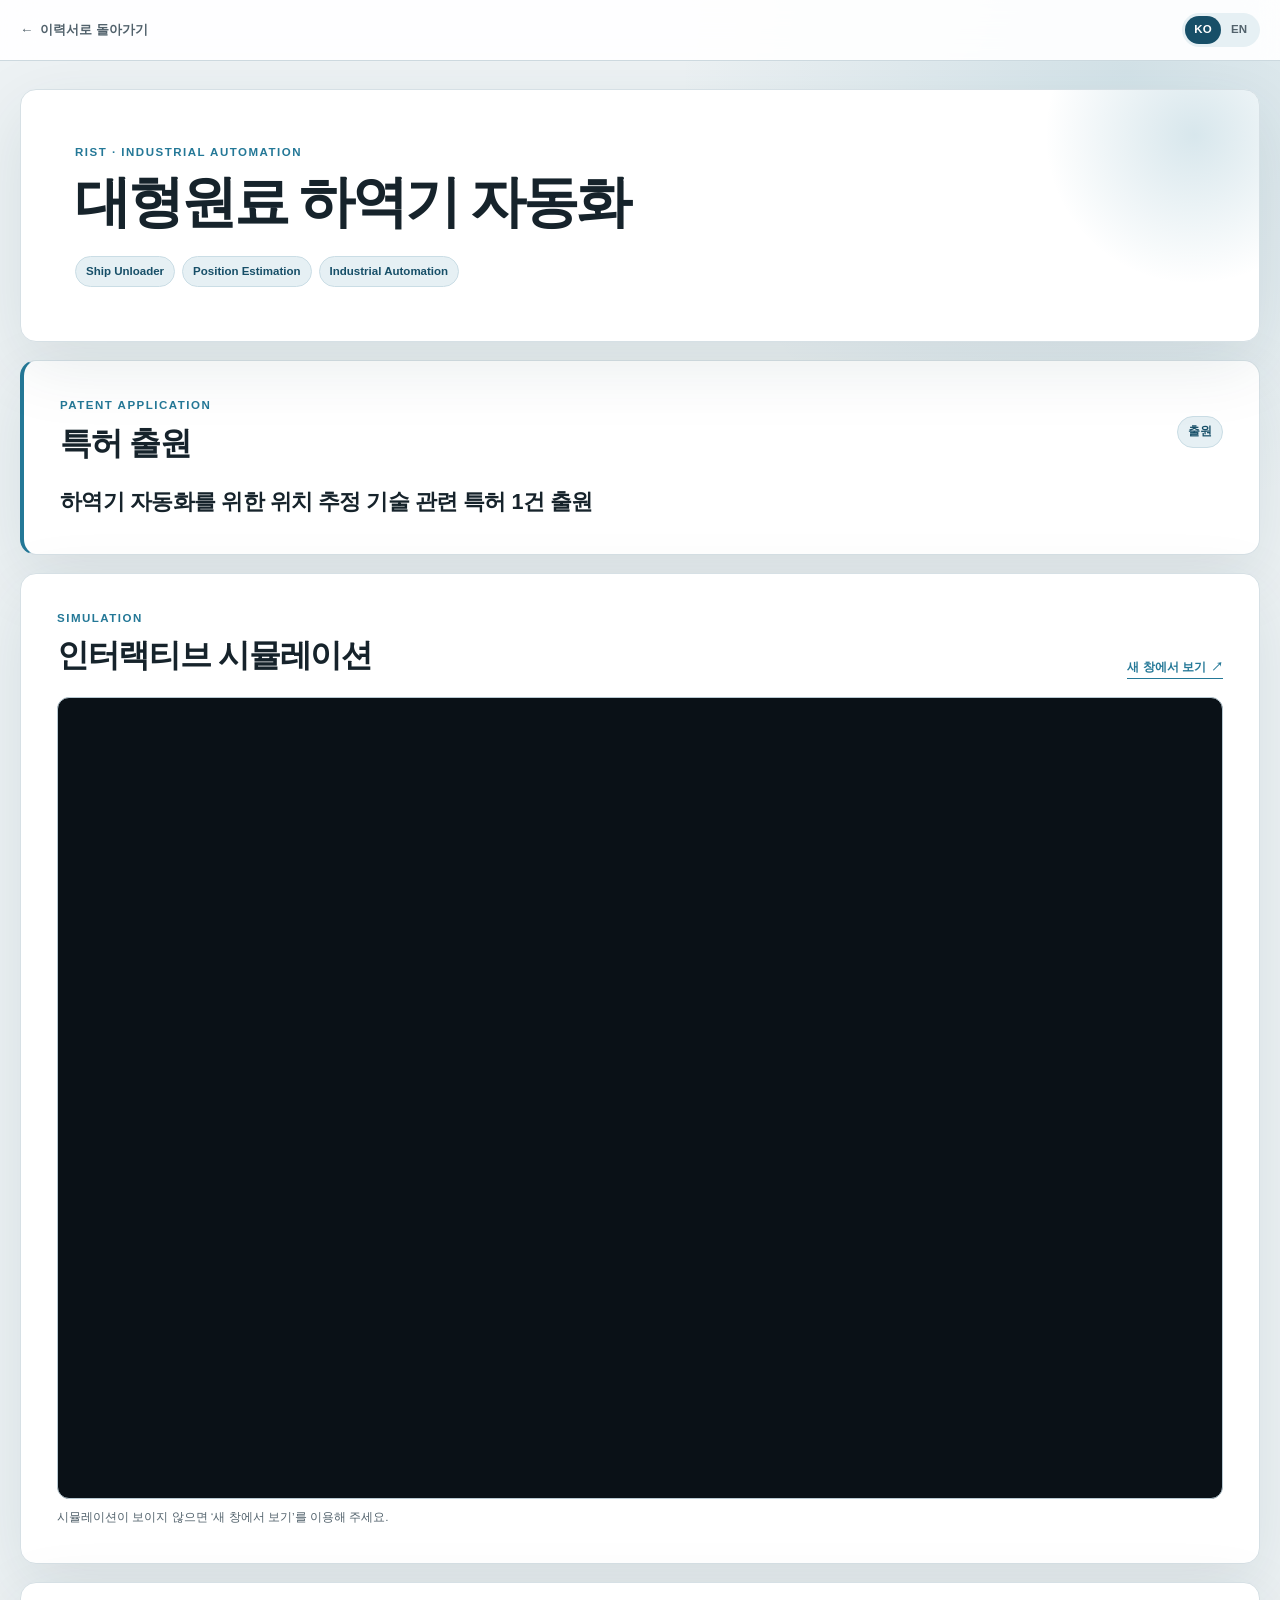
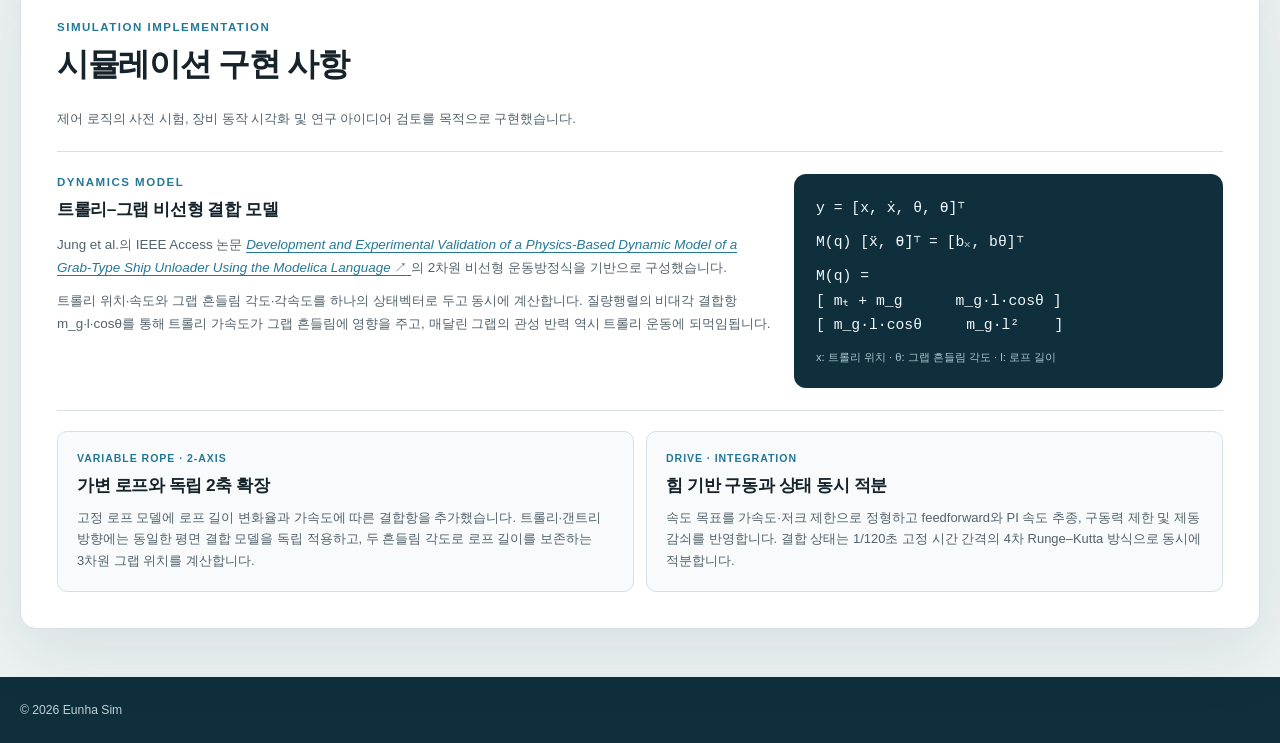
<file: projects/large-ship-unloader.html>
<!doctype html>
<html lang="ko">
  <head>
    <meta charset="UTF-8" />
    <meta name="viewport" content="width=device-width, initial-scale=1.0" />
    <meta
      name="description"
      content="대형원료 하역기 자동화 물리 시뮬레이션과 관련 특허 출원 정보입니다."
    />
    <meta name="theme-color" content="#174f68" />
    <title>대형원료 하역기 자동화 | 심은하</title>
    <link rel="stylesheet" href="../assets/styles.css?v=2.29" />
    <link rel="stylesheet" href="../assets/project-detail.css?v=2.29" />
  </head>
  <body class="project-detail-page">
    <a class="skip-link" href="#project-content" data-ko="본문으로 바로가기" data-en="Skip to main content">본문으로 바로가기</a>

    <header class="project-detail-nav">
      <div class="project-detail-nav-inner">
        <a class="back-link" id="resume-back-link" href="../index.html?lang=ko#research">
          <span aria-hidden="true">←</span>
          <span data-ko="이력서로 돌아가기" data-en="Back to resume">이력서로 돌아가기</span>
        </a>
        <div class="language-switch" role="group" aria-label="언어 선택" id="project-language-switch">
          <button type="button" data-language="ko" aria-pressed="true">KO</button>
          <button type="button" data-language="en" aria-pressed="false">EN</button>
        </div>
      </div>
    </header>

    <main class="page-shell project-detail-main" id="project-content">
      <section class="project-detail-hero" aria-labelledby="project-title">
        <p class="project-detail-kicker">RIST · INDUSTRIAL AUTOMATION</p>
        <h1 id="project-title" data-ko="대형원료 하역기 자동화" data-en="Large-Scale Raw-Material Ship Unloader Automation">
          대형원료 하역기 자동화
        </h1>
        <div class="project-detail-tags" aria-label="Project keywords">
          <span>Ship Unloader</span>
          <span>Position Estimation</span>
          <span>Industrial Automation</span>
        </div>
      </section>

      <section class="project-detail-panel patent-detail-panel" aria-labelledby="patent-title">
        <div class="project-detail-heading patent-detail-heading">
          <div>
            <p class="project-detail-section-label">PATENT APPLICATION</p>
            <h2 data-ko="특허 출원" data-en="Related Patent Application">관련 특허</h2>
          </div>
          <span class="patent-status" data-ko="출원" data-en="Filed">출원</span>
        </div>

        <h3
          id="patent-title"
          data-ko="하역기 자동화를 위한 위치 추정 기술 관련 특허 1건 출원"
          data-en="Filed One Patent Application Related to Position Estimation Technology for Ship Unloader Automation"
        >
          하역기 자동화를 위한 위치 추정 기술 관련 특허 1건 출원
        </h3>
      </section>

      <section class="project-detail-panel simulation-panel" aria-labelledby="simulation-title">
        <div class="project-detail-heading">
          <div>
            <p class="project-detail-section-label">SIMULATION</p>
            <h2 id="simulation-title" data-ko="인터랙티브 시뮬레이션" data-en="Interactive Simulation">인터랙티브 시뮬레이션</h2>
          </div>
          <a
            class="project-external-link"
            href="https://classy-seahorse-d7ff43.netlify.app/"
            target="_blank"
            rel="noopener noreferrer"
          >
            <span data-ko="새 창에서 보기" data-en="Open in a new tab">새 창에서 보기</span>
            <span aria-hidden="true">↗</span>
          </a>
        </div>

        <div class="simulator-frame">
          <iframe
            id="ship-unloader-simulator"
            src="https://classy-seahorse-d7ff43.netlify.app/"
            title="대형원료 하역기 자동화 인터랙티브 시뮬레이션"
            loading="eager"
            allow="fullscreen"
          ></iframe>
        </div>
        <p
          class="simulator-note"
          data-ko="시뮬레이션이 보이지 않으면 ‘새 창에서 보기’를 이용해 주세요."
          data-en="If the simulation does not appear, use ‘Open in a new tab.’"
        >
          시뮬레이션이 보이지 않으면 ‘새 창에서 보기’를 이용해 주세요.
        </p>
      </section>

      <section class="project-detail-panel implementation-panel" aria-labelledby="implementation-title">
        <div class="project-detail-heading implementation-heading">
          <div>
            <p class="project-detail-section-label">SIMULATION IMPLEMENTATION</p>
            <h2
              id="implementation-title"
              data-ko="시뮬레이션 구현 사항"
              data-en="Simulation Implementation"
            >
              시뮬레이션 구현 사항
            </h2>
          </div>
        </div>

        <p
          class="implementation-motivation"
          data-ko="제어 로직의 사전 시험, 장비 동작 시각화 및 연구 아이디어 검토를 목적으로 구현했습니다."
          data-en="Implemented to pre-test control logic, visualize equipment motion, and evaluate research ideas."
        >
          제어 로직의 사전 시험, 장비 동작 시각화 및 연구 아이디어 검토를 목적으로 구현했습니다.
        </p>

        <div class="dynamics-detail">
          <div class="dynamics-copy">
            <p class="project-detail-section-label">DYNAMICS MODEL</p>
            <h3 data-ko="트롤리–그랩 비선형 결합 모델" data-en="Nonlinear Coupled Trolley–Grab Model">
              트롤리–그랩 비선형 결합 모델
            </h3>
            <p>
              <span data-ko="Jung et al.의 IEEE Access 논문" data-en="The IEEE Access paper by Jung et al.">
                Jung et al.의 IEEE Access 논문
              </span>
              <a href="https://doi.org/10.1109/ACCESS.2025.3645083" target="_blank" rel="noopener noreferrer">
                <cite>Development and Experimental Validation of a Physics-Based Dynamic Model of a Grab-Type Ship Unloader Using the Modelica Language</cite>
                <span aria-hidden="true">↗</span>
              </a>
              <span
                data-ko="의 2차원 비선형 운동방정식을 기반으로 구성했습니다."
                data-en="provides the two-dimensional nonlinear equations used as the basis of the model."
              >
                의 2차원 비선형 운동방정식을 기반으로 구성했습니다.
              </span>
            </p>
            <p
              data-ko="트롤리 위치·속도와 그랩 흔들림 각도·각속도를 하나의 상태벡터로 두고 동시에 계산합니다. 질량행렬의 비대각 결합항 m_g·l·cosθ를 통해 트롤리 가속도가 그랩 흔들림에 영향을 주고, 매달린 그랩의 관성 반력 역시 트롤리 운동에 되먹임됩니다."
              data-en="Trolley position/velocity and grab sway angle/angular velocity are solved simultaneously as one state vector. The off-diagonal mass-matrix term m_g·l·cosθ makes the coupling bidirectional: trolley acceleration excites grab sway, while the suspended grab's inertial reaction feeds back into trolley motion."
            >
              트롤리 위치·속도와 그랩 흔들림 각도·각속도를 하나의 상태벡터로 두고 동시에 계산합니다. 질량행렬의 비대각 결합항 m_g·l·cosθ를 통해 트롤리 가속도가 그랩 흔들림에 영향을 주고, 매달린 그랩의 관성 반력 역시 트롤리 운동에 되먹임됩니다.
            </p>
          </div>

          <div class="dynamics-equation" aria-label="Coupled trolley and grab dynamics mass matrix">
            <code>y = [x, ẋ, θ, θ̇]ᵀ</code>
            <code>M(q) [ẍ, θ̈]ᵀ = [bₓ, bθ]ᵀ</code>
            <pre>M(q) =
[ mₜ + m_g      m_g·l·cosθ ]
[ m_g·l·cosθ     m_g·l²    ]</pre>
            <p
              data-ko="x: 트롤리 위치 · θ: 그랩 흔들림 각도 · l: 로프 길이"
              data-en="x: trolley position · θ: grab sway angle · l: rope length"
            >
              x: 트롤리 위치 · θ: 그랩 흔들림 각도 · l: 로프 길이
            </p>
          </div>
        </div>

        <div class="technical-detail-grid">
          <article>
            <p class="technical-detail-label">VARIABLE ROPE · 2-AXIS</p>
            <h3 data-ko="가변 로프와 독립 2축 확장" data-en="Variable Rope and Independent Two-Axis Extension">
              가변 로프와 독립 2축 확장
            </h3>
            <p
              data-ko="고정 로프 모델에 로프 길이 변화율과 가속도에 따른 결합항을 추가했습니다. 트롤리·갠트리 방향에는 동일한 평면 결합 모델을 독립 적용하고, 두 흔들림 각도로 로프 길이를 보존하는 3차원 그랩 위치를 계산합니다."
              data-en="The fixed-rope formulation is extended with coupling terms for rope-length rate and acceleration. Identical planar models are applied independently in the trolley and gantry directions, and the two sway angles are combined to calculate a 3D grab position while preserving rope length."
            >
              고정 로프 모델에 로프 길이 변화율과 가속도에 따른 결합항을 추가했습니다. 트롤리·갠트리 방향에는 동일한 평면 결합 모델을 독립 적용하고, 두 흔들림 각도로 로프 길이를 보존하는 3차원 그랩 위치를 계산합니다.
            </p>
          </article>
          <article>
            <p class="technical-detail-label">DRIVE · INTEGRATION</p>
            <h3 data-ko="힘 기반 구동과 상태 동시 적분" data-en="Force-Based Drive and Simultaneous State Integration">
              힘 기반 구동과 상태 동시 적분
            </h3>
            <p
              data-ko="속도 목표를 가속도·저크 제한으로 정형하고 feedforward와 PI 속도 추종, 구동력 제한 및 제동 감쇠를 반영합니다. 결합 상태는 1/120초 고정 시간 간격의 4차 Runge–Kutta 방식으로 동시에 적분합니다."
              data-en="Velocity commands are shaped by acceleration and jerk limits, with feedforward, PI velocity tracking, force saturation, and braking damping. Coupled states are integrated simultaneously using fourth-order Runge–Kutta at a fixed 1/120-second timestep."
            >
              속도 목표를 가속도·저크 제한으로 정형하고 feedforward와 PI 속도 추종, 구동력 제한 및 제동 감쇠를 반영합니다. 결합 상태는 1/120초 고정 시간 간격의 4차 Runge–Kutta 방식으로 동시에 적분합니다.
            </p>
          </article>
        </div>

      </section>
    </main>

    <footer class="project-detail-footer">
      <div class="page-shell">
        <span>© 2026 Eunha Sim</span>
      </div>
    </footer>

    <script src="../assets/project-detail.js?v=2.29"></script>
  </body>
</html>
</file>
<file: assets/styles.css>
:root {
  --ink: #16232b;
  --ink-soft: #52626c;
  --paper: #ffffff;
  --canvas: #edf2f4;
  --line: #d6e0e5;
  --line-strong: #b8c9d2;
  --steel: #174f68;
  --steel-bright: #247897;
  --steel-pale: #e6f0f4;
  --shadow: 0 22px 70px rgba(21, 56, 71, 0.1);
  --radius: 16px;
  --content-width: 1160px;
}

*,
*::before,
*::after {
  box-sizing: border-box;
}

html {
  scroll-behavior: smooth;
  scroll-padding-top: 88px;
}

body {
  margin: 0;
  color: var(--ink);
  background: var(--canvas);
  font-family:
    Pretendard,
    "Apple SD Gothic Neo",
    "Noto Sans KR",
    Inter,
    -apple-system,
    BlinkMacSystemFont,
    "Segoe UI",
    sans-serif;
  font-size: 15px;
  line-height: 1.5;
  word-break: keep-all;
  -webkit-font-smoothing: antialiased;
}

a {
  color: inherit;
}

button,
a {
  -webkit-tap-highlight-color: transparent;
}

button {
  font: inherit;
}

.skip-link {
  position: fixed;
  z-index: 100;
  top: 8px;
  left: 8px;
  padding: 10px 14px;
  color: white;
  background: var(--steel);
  border-radius: 8px;
  transform: translateY(-150%);
  transition: transform 160ms ease;
}

.skip-link:focus {
  transform: translateY(0);
}

.page-shell,
.header-inner {
  width: min(calc(100% - 40px), var(--content-width));
  margin-inline: auto;
}

.site-header {
  position: sticky;
  z-index: 20;
  top: 0;
  background: color-mix(in srgb, var(--paper) 92%, transparent);
  border-bottom: 1px solid rgba(184, 201, 210, 0.7);
  backdrop-filter: blur(16px);
}

.header-inner {
  min-height: 60px;
  display: grid;
  grid-template-columns: 1fr auto 1fr;
  align-items: center;
  gap: 28px;
}

.primary-nav {
  display: flex;
  grid-column: 2;
  align-items: center;
  justify-content: center;
  gap: clamp(14px, 2.4vw, 28px);
}

.primary-nav a {
  position: relative;
  color: var(--ink-soft);
  font-size: 0.84rem;
  font-weight: 700;
  text-decoration: none;
}

.primary-nav a::after {
  position: absolute;
  right: 0;
  bottom: -7px;
  left: 0;
  height: 2px;
  content: "";
  background: var(--steel-bright);
  transform: scaleX(0);
  transition: transform 160ms ease;
}

.primary-nav a:hover::after,
.primary-nav a:focus-visible::after {
  transform: scaleX(1);
}

.header-actions {
  display: flex;
  grid-column: 3;
  align-items: center;
  justify-self: end;
  gap: 10px;
}

.language-switch {
  display: inline-flex;
  padding: 3px;
  background: var(--steel-pale);
  border-radius: 999px;
}

.language-switch button {
  min-width: 36px;
  padding: 5px 9px;
  color: var(--ink-soft);
  background: transparent;
  border: 0;
  border-radius: 999px;
  cursor: pointer;
  font-size: 0.72rem;
  font-weight: 800;
}

.language-switch button[aria-pressed="true"] {
  color: white;
  background: var(--steel);
}

.hero {
  position: relative;
  color: var(--ink);
  background: var(--canvas);
}

.hero-inner {
  position: relative;
  z-index: 1;
  display: grid;
  grid-template-columns: 96px minmax(0, 1fr) minmax(280px, 0.72fr);
  gap: clamp(24px, 3vw, 40px);
  align-items: center;
  margin-top: 22px;
  padding: 28px 36px;
  background: var(--paper);
  border: 1px solid rgba(184, 201, 210, 0.7);
  border-radius: var(--radius);
  box-shadow: var(--shadow);
}

.profile-photo-frame {
  align-self: stretch;
  width: 96px;
  min-height: 122px;
  overflow: hidden;
  background: #e7edf0;
  border: 1px solid var(--line);
  border-radius: 10px;
  user-select: none;
  -webkit-touch-callout: none;
  -webkit-user-select: none;
}

.profile-photo-frame img {
  display: block;
  width: 100%;
  height: 100%;
  object-fit: cover;
  object-position: center top;
  pointer-events: none;
  -webkit-user-drag: none;
}

.eyebrow {
  margin: 0 0 6px;
  color: var(--steel-bright);
  font-size: 0.65rem;
  font-weight: 800;
  letter-spacing: 0.15em;
}

.hero h1 {
  margin: 0;
  font-size: clamp(1.8rem, 3vw, 2.35rem);
  line-height: 1.05;
  letter-spacing: -0.055em;
}

.hero-role {
  margin: 6px 0 0;
  color: var(--steel);
  font-size: 1.02rem;
  font-weight: 700;
  letter-spacing: -0.025em;
}

.hero-summary {
  max-width: 580px;
  margin: 8px 0 0;
  color: var(--ink-soft);
  font-size: 0.86rem;
  line-height: 1.5;
}

.hero-contact {
  padding: 2px 0;
  border-top: 1px solid var(--line);
}

.contact-row {
  display: grid;
  grid-template-columns: 72px 1fr;
  gap: 15px;
  padding: 9px 0;
  color: var(--ink-soft);
  border-bottom: 1px solid var(--line);
  font-size: 0.8rem;
  text-decoration: none;
}

a.contact-row:hover span:last-child {
  color: var(--steel-bright);
}

.contact-label {
  color: var(--steel-bright);
  font-size: 0.6rem;
  font-weight: 800;
  letter-spacing: 0.12em;
}

.resume-sheet {
  margin-block: 18px 46px;
  padding: clamp(30px, 4.5vw, 52px);
  background: var(--paper);
  border: 1px solid rgba(184, 201, 210, 0.7);
  border-radius: var(--radius);
  box-shadow: var(--shadow);
}

.resume-section {
  padding-block: 6px 42px;
  scroll-margin-top: 90px;
}

.resume-section + .resume-section {
  padding-top: 42px;
  border-top: 1px solid var(--line);
}

.resume-section:last-child {
  padding-bottom: 6px;
}

.section-heading {
  display: grid;
  grid-template-columns: 52px 1fr;
  gap: 20px;
  margin-bottom: 25px;
}

.section-number {
  margin: 6px 0 0;
  color: var(--steel-bright);
  font-size: 0.7rem;
  font-weight: 850;
  letter-spacing: 0.12em;
}

.section-heading h2 {
  margin: 0;
  font-size: clamp(1.5rem, 2.6vw, 1.95rem);
  line-height: 1.15;
  letter-spacing: -0.045em;
}

.section-heading div > p {
  margin: 5px 0 0;
  color: var(--ink-soft);
  font-size: 0.92rem;
}

.timeline {
  --date-column: 150px;
  margin-left: 56px;
}

.timeline-item {
  position: relative;
  display: grid;
  grid-template-columns: var(--date-column) 22px minmax(0, 1fr);
  gap: 16px;
  min-height: 0;
  padding-bottom: 29px;
}

.timeline-item:last-child {
  min-height: 0;
  padding-bottom: 0;
}

.timeline-item > time {
  padding-top: 4px;
  color: var(--steel);
  font-size: 0.8rem;
  font-variant-numeric: tabular-nums;
  font-weight: 800;
  letter-spacing: -0.01em;
}

.timeline-marker {
  position: relative;
}

.timeline-marker::before {
  position: absolute;
  z-index: 2;
  top: 7px;
  left: 50%;
  width: 9px;
  height: 9px;
  content: "";
  background: var(--paper);
  border: 3px solid var(--steel-bright);
  border-radius: 50%;
  transform: translateX(-50%);
}

.timeline-marker::after {
  position: absolute;
  top: 17px;
  bottom: -7px;
  left: 50%;
  width: 1px;
  content: "";
  background: var(--line-strong);
  transform: translateX(-50%);
}

.timeline-item:last-child .timeline-marker::after {
  display: none;
}

.timeline-content h3,
.compact-item h3,
.skill-group h3,
.credential-card h3 {
  margin: 0;
  line-height: 1.35;
  letter-spacing: -0.03em;
}

.timeline-content h3 {
  font-size: 1.05rem;
}

.item-title {
  margin: 4px 0 0;
  color: var(--ink-soft);
  font-size: 0.93rem;
  font-weight: 650;
}

.meta-list {
  display: flex;
  flex-wrap: wrap;
  gap: 5px 18px;
  margin: 7px 0 0;
  padding: 0;
  color: var(--ink-soft);
  font-size: 0.82rem;
  list-style: none;
}

.meta-list li::before {
  margin-right: 7px;
  color: var(--line-strong);
  content: "/";
}

.thesis-block {
  margin-top: 10px;
  padding: 10px 13px;
  background: #f5f8f9;
  border-left: 3px solid var(--steel-bright);
  border-radius: 0 9px 9px 0;
}

.thesis-block span {
  color: var(--steel-bright);
  font-size: 0.65rem;
  font-weight: 850;
  letter-spacing: 0.08em;
}

.thesis-block p {
  margin: 4px 0 0;
  font-size: 0.86rem;
  font-weight: 600;
  line-height: 1.55;
}

.project-list {
  display: grid;
  gap: 4px;
  margin-top: 9px;
}

.project-list p {
  display: grid;
  grid-template-columns: 18px 1fr;
  gap: 4px;
  margin: 0;
  color: var(--ink-soft);
  font-size: 0.83rem;
  font-weight: 700;
  line-height: 1.42;
}

.project-list span {
  color: var(--ink-soft);
  font-weight: 800;
}

.project-list a {
  width: fit-content;
  color: inherit;
  border-bottom: 1px solid #c5d2d8;
  font-weight: inherit;
  text-decoration: none;
  transition:
    color 160ms ease,
    border-color 160ms ease;
}

.project-list a:hover,
.project-list a:focus-visible {
  color: var(--steel-bright);
  border-bottom-color: var(--steel-bright);
}

.project-list .external-marker {
  margin-left: 4px;
  font-size: 0.72rem;
}

.experience-links {
  display: flex;
  flex-wrap: wrap;
  gap: 10px;
  margin-top: 8px;
}

.experience-links a {
  display: inline-flex;
  align-items: center;
  gap: 4px;
  color: #71838d;
  border-bottom: 1px solid #c5d2d8;
  font-size: 0.72rem;
  font-weight: 700;
  text-decoration: none;
}

.experience-links a:hover,
.experience-links a:focus-visible {
  color: var(--steel-bright);
  border-bottom-color: var(--steel-bright);
}

.compact-list {
  margin-left: 56px;
}

.compact-item {
  display: grid;
  grid-template-columns: 120px 58px 1fr;
  gap: 18px;
  align-items: start;
  padding: 13px 0;
  border-bottom: 1px solid var(--line);
}

.compact-item:first-child {
  padding-top: 0;
}

.compact-item:last-child {
  border-bottom: 0;
}

.compact-item time {
  padding-top: 4px;
  color: var(--steel);
  font-size: 0.78rem;
  font-variant-numeric: tabular-nums;
  font-weight: 800;
}

.type-chip {
  display: inline-flex;
  justify-content: center;
  padding: 3px 8px;
  color: var(--steel);
  background: var(--steel-pale);
  border-radius: 999px;
  font-size: 0.67rem;
  font-weight: 800;
}

.compact-item h3 {
  font-size: 0.98rem;
}

.compact-item p {
  margin: 5px 0 0;
  color: var(--ink-soft);
  font-size: 0.82rem;
}

.compact-item .award-topic {
  margin-top: 6px;
  color: var(--ink);
  font-size: 0.85rem;
  font-weight: 650;
}

.award-topic > span {
  margin-right: 8px;
  color: var(--steel-bright);
  font-size: 0.64rem;
  font-weight: 850;
  letter-spacing: 0.08em;
}

.poster-action {
  display: inline-flex;
  align-items: center;
  gap: 4px;
  margin-top: 7px;
  padding: 0 0 2px;
  color: var(--steel-bright);
  background: transparent;
  border: 0;
  border-bottom: 1px solid transparent;
  cursor: pointer;
  font-size: 0.72rem;
  font-weight: 800;
}

.poster-action:hover,
.poster-action:focus-visible {
  border-bottom-color: currentColor;
}

.skill-groups {
  display: grid;
  grid-template-columns: repeat(2, minmax(0, 1fr));
  gap: 0 32px;
  margin-left: 56px;
}

.skill-group {
  padding: 13px 0;
  border-bottom: 1px solid var(--line);
}

.skill-group h3 {
  color: var(--steel);
  font-size: 0.78rem;
  text-transform: uppercase;
  letter-spacing: 0.06em;
}

.tag-list {
  display: flex;
  flex-wrap: wrap;
  gap: 6px;
  margin-top: 9px;
}

.tag-list span {
  padding: 4px 8px;
  color: #344750;
  background: #f2f6f7;
  border: 1px solid #e0e8eb;
  border-radius: 6px;
  font-size: 0.76rem;
  font-weight: 650;
}

.credential-grid {
  display: grid;
  grid-template-columns: repeat(3, minmax(0, 1fr));
  gap: 14px;
  margin-left: 56px;
}

.credential-card {
  min-height: 125px;
  padding: 16px;
  background: #f6f9fa;
  border: 1px solid var(--line);
  border-radius: 12px;
}

.credential-type {
  margin: 0 0 9px;
  color: var(--steel-bright);
  font-size: 0.65rem;
  font-weight: 850;
  letter-spacing: 0.08em;
  text-transform: uppercase;
}

.credential-card h3 {
  font-size: 0.98rem;
}

.credential-score {
  margin: 4px 0 0;
  color: var(--ink-soft);
  font-size: 0.84rem;
  font-weight: 650;
}

.credential-card time {
  display: block;
  margin-top: 11px;
  color: #84939b;
  font-size: 0.72rem;
  font-variant-numeric: tabular-nums;
}

.site-footer {
  color: rgba(255, 255, 255, 0.7);
  background: #102c39;
}

body.modal-open {
  overflow: hidden;
}

.poster-dialog {
  width: min(1120px, calc(100% - 40px));
  max-width: none;
  height: calc(100% - 40px);
  max-height: none;
  margin: auto;
  padding: 0;
  overflow: hidden;
  background: transparent;
  border: 0;
}

.poster-dialog::backdrop {
  background: rgba(8, 23, 31, 0.78);
  backdrop-filter: blur(5px);
}

.poster-dialog-panel {
  display: flex;
  flex-direction: column;
  height: 100%;
  overflow: hidden;
  background: var(--paper);
  border-radius: 16px;
  box-shadow: 0 30px 100px rgba(0, 0, 0, 0.3);
}

.poster-dialog-header {
  display: flex;
  flex: 0 0 auto;
  align-items: flex-start;
  justify-content: space-between;
  gap: 24px;
  padding: 22px 25px 20px;
  border-bottom: 1px solid var(--line);
}

.poster-dialog-kicker {
  margin: 0 0 5px;
  color: var(--steel-bright);
  font-size: 0.62rem;
  font-weight: 850;
  letter-spacing: 0.12em;
}

.poster-dialog-header h2 {
  margin: 0;
  font-size: 1.15rem;
  line-height: 1.35;
  letter-spacing: -0.025em;
}

.poster-dialog-header div > p:last-child {
  margin: 5px 0 0;
  color: var(--ink-soft);
  font-size: 0.8rem;
}

.poster-close {
  display: grid;
  flex: 0 0 auto;
  width: 38px;
  height: 38px;
  padding: 0;
  color: var(--ink);
  background: #f0f4f6;
  border: 0;
  border-radius: 50%;
  cursor: pointer;
  place-items: center;
}

.poster-close:hover {
  color: white;
  background: var(--steel);
}

.poster-close svg {
  width: 18px;
  fill: none;
  stroke: currentColor;
  stroke-linecap: round;
  stroke-width: 1.8;
}

.poster-viewer {
  flex: 1 1 auto;
  overflow: auto;
  padding: 28px;
  background: #dfe6e9;
  text-align: center;
}

.poster-viewer img {
  display: block;
  width: min(900px, 100%);
  height: auto;
  margin: 0 auto;
  background: white;
  box-shadow: 0 16px 50px rgba(16, 44, 57, 0.18);
}

.footer-inner {
  display: flex;
  align-items: center;
  justify-content: space-between;
  min-height: 80px;
  gap: 30px;
  font-size: 0.78rem;
}

.footer-inner p {
  margin: 0;
}

.footer-inner a {
  color: white;
  font-weight: 750;
  text-decoration: none;
}

:focus-visible {
  outline: 3px solid #69c8e3;
  outline-offset: 3px;
}

@media (max-width: 940px) {
  .header-inner {
    grid-template-columns: 1fr auto;
  }

  .primary-nav {
    order: 3;
    grid-column: 1 / -1;
    justify-content: flex-start;
    overflow-x: auto;
    min-width: 0;
    padding: 10px 0 13px;
    border-top: 1px solid var(--line);
    scrollbar-width: none;
  }

  .primary-nav::-webkit-scrollbar {
    display: none;
  }

  .header-actions {
    grid-column: 2;
    justify-self: end;
  }

  .hero-inner {
    grid-template-columns: 90px minmax(0, 1fr);
    gap: 24px;
    padding: 28px;
  }

  .profile-photo-frame {
    width: 90px;
    min-height: 116px;
  }

  .hero-contact {
    grid-column: 1 / -1;
    max-width: none;
  }

  .credential-grid {
    grid-template-columns: repeat(2, minmax(0, 1fr));
  }
}

@media (max-width: 700px) {
  html {
    scroll-padding-top: 116px;
  }

  body {
    font-size: 15px;
  }

  .page-shell,
  .header-inner {
    width: min(calc(100% - 28px), var(--content-width));
  }

  .header-inner {
    gap: 14px;
  }

  .hero-inner {
    grid-template-columns: 82px minmax(0, 1fr);
    gap: 18px;
    margin-top: 16px;
    padding: 20px 18px;
  }

  .profile-photo-frame {
    width: 82px;
    min-height: 106px;
  }

  .hero h1 {
    font-size: clamp(1.9rem, 10vw, 2.35rem);
  }

  .hero-role {
    margin-top: 7px;
    font-size: 0.9rem;
  }

  .hero-summary {
    margin-top: 9px;
    font-size: 0.78rem;
  }

  .contact-row {
    grid-template-columns: 66px 1fr;
  }

  .resume-sheet {
    width: 100%;
    margin: 16px 0 0;
    padding: 34px 20px 42px;
    border: 0;
    border-radius: 0;
    box-shadow: none;
  }

  .resume-section,
  .resume-section + .resume-section {
    padding-block: 38px;
  }

  .resume-section:first-child {
    padding-top: 0;
  }

  .resume-section:last-child {
    padding-bottom: 0;
  }

  .section-heading {
    grid-template-columns: 34px 1fr;
    gap: 8px;
    margin-bottom: 24px;
  }

  .timeline,
  .compact-list,
  .skill-groups,
  .credential-grid {
    margin-left: 0;
  }

  .timeline-item {
    grid-template-columns: 18px minmax(0, 1fr);
    gap: 13px;
    padding-bottom: 30px;
  }

  .timeline-item > time {
    grid-column: 2;
    grid-row: 1;
    padding: 0;
    font-size: 0.74rem;
  }

  .timeline-marker {
    grid-column: 1;
    grid-row: 1 / span 2;
  }

  .timeline-marker::before {
    top: 6px;
  }

  .timeline-marker::after {
    top: 16px;
    bottom: -15px;
  }

  .timeline-content {
    grid-column: 2;
    grid-row: 2;
  }

  .timeline-content h3 {
    font-size: 1.05rem;
  }

  .compact-item {
    grid-template-columns: 78px 51px 1fr;
    gap: 9px;
  }

  .skill-groups {
    grid-template-columns: 1fr;
  }

  .credential-grid {
    grid-template-columns: repeat(2, minmax(0, 1fr));
    gap: 10px;
  }

  .credential-card {
    min-height: 155px;
    padding: 16px;
  }

  .poster-dialog {
    width: 100%;
    height: 100%;
    margin: 0;
  }

  .poster-dialog-panel {
    border-radius: 0;
  }

  .poster-dialog-header {
    padding: 16px;
  }

  .poster-dialog-header h2 {
    font-size: 1rem;
  }

  .poster-viewer {
    padding: 10px;
  }

  .footer-inner {
    align-items: flex-start;
    flex-direction: column;
    justify-content: center;
    gap: 8px;
  }
}

@media (max-width: 430px) {
  .language-switch button {
    min-width: 32px;
    padding-inline: 7px;
  }

  .primary-nav {
    gap: 19px;
  }

  .compact-item {
    grid-template-columns: 1fr auto;
  }

  .compact-item time {
    grid-column: 1;
  }

  .type-chip {
    grid-column: 2;
    grid-row: 1;
  }

  .compact-item div {
    grid-column: 1 / -1;
  }

  .credential-grid {
    grid-template-columns: 1fr;
  }

  .credential-card {
    min-height: auto;
  }
}

@media (prefers-reduced-motion: reduce) {
  *,
  *::before,
  *::after {
    scroll-behavior: auto !important;
    transition-duration: 0.01ms !important;
  }
}

@page {
  size: A4;
  margin: 13mm 14mm;
}

@media print {
  :root {
    --ink: #101820;
    --ink-soft: #46535a;
    --line: #d7dde0;
    --steel: #174f68;
    --steel-bright: #174f68;
  }

  html,
  body {
    width: 100%;
    color: var(--ink);
    background: white;
    font-size: 10.5pt;
  }

  .site-header,
  .site-footer,
  .skip-link,
  .poster-dialog,
  .experience-links {
    display: none !important;
  }

  .page-shell {
    width: 100%;
  }

  .hero {
    color: var(--ink);
    background: white;
    border-bottom: 2px solid var(--steel);
  }

  .hero::before {
    display: none;
  }

  .hero-inner {
    display: grid;
    grid-template-columns: 24mm 1.1fr 0.8fr;
    gap: 5mm;
    align-items: center;
    margin: 0;
    padding: 0 0 8mm;
    border: 0;
    border-radius: 0;
    box-shadow: none;
  }

  .profile-photo-frame {
    width: 24mm;
    min-height: 31mm;
    border-radius: 2mm;
  }

  .eyebrow {
    color: var(--steel);
    margin-bottom: 2mm;
    font-size: 6pt;
  }

  .hero h1 {
    color: var(--ink);
    font-size: 25pt;
  }

  .hero-role {
    margin-top: 2mm;
    color: var(--steel);
    font-size: 11pt;
  }

  .hero-summary {
    margin-top: 2mm;
    color: var(--ink-soft);
    font-size: 8pt;
  }

  .hero-contact {
    grid-column: auto;
    border-top-color: var(--line);
  }

  .contact-row {
    padding: 8px 0;
    color: var(--ink-soft);
    border-bottom-color: var(--line);
    font-size: 8.5pt;
  }

  .contact-label {
    color: var(--steel);
  }

  .resume-sheet {
    margin: 0;
    padding: 10mm 0 0;
    border: 0;
    border-radius: 0;
    box-shadow: none;
  }

  .resume-section,
  .resume-section + .resume-section {
    padding-block: 7mm;
  }

  .resume-section:first-child {
    padding-top: 0;
  }

  .section-heading {
    grid-template-columns: 34px 1fr;
    gap: 6px;
    margin-bottom: 6mm;
  }

  .section-heading h2 {
    font-size: 17pt;
  }

  .section-heading div > p {
    margin-top: 3px;
    font-size: 8.5pt;
  }

  .timeline,
  .compact-list,
  .skill-groups,
  .credential-grid {
    margin-left: 40px;
  }

  .timeline {
    --date-column: 125px;
  }

  .timeline-item {
    min-height: auto;
    grid-template-columns: var(--date-column) 18px 1fr;
    gap: 12px;
    padding-bottom: 6mm;
    break-inside: avoid;
  }

  .timeline-item > time,
  .compact-item time {
    font-size: 8pt;
  }

  .timeline-content h3 {
    font-size: 11pt;
  }

  .item-title {
    margin-top: 2px;
    font-size: 8.5pt;
  }

  .meta-list,
  .project-list p,
  .thesis-block p {
    font-size: 8pt;
  }

  .thesis-block {
    margin-top: 8px;
    padding: 7px 10px;
  }

  .compact-item,
  .skill-group,
  .credential-card {
    break-inside: avoid;
  }

  .compact-item {
    padding: 10px 0;
  }

  .skill-groups {
    gap: 0 22px;
  }

  .skill-group {
    padding: 10px 0;
  }

  .tag-list {
    gap: 4px;
    margin-top: 7px;
  }

  .tag-list span {
    padding: 2px 6px;
    font-size: 7.5pt;
  }

  .credential-grid {
    grid-template-columns: repeat(3, minmax(0, 1fr));
    gap: 7px;
  }

  .credential-card {
    min-height: 105px;
    padding: 10px;
  }

  .credential-card time {
    margin-top: 8px;
  }

  a {
    text-decoration: none;
  }
}
</file>
<file: assets/project-detail.css>
.project-detail-page {
  min-height: 100vh;
  background:
    radial-gradient(circle at 88% 3%, rgba(36, 120, 151, 0.13), transparent 28rem),
    var(--canvas);
}

.project-detail-nav {
  position: sticky;
  z-index: 20;
  top: 0;
  background: color-mix(in srgb, var(--paper) 92%, transparent);
  border-bottom: 1px solid rgba(184, 201, 210, 0.7);
  backdrop-filter: blur(16px);
}

.project-detail-nav-inner {
  width: min(calc(100% - 40px), 1420px);
  min-height: 60px;
  display: flex;
  align-items: center;
  justify-content: space-between;
  gap: 20px;
  margin-inline: auto;
}

.back-link {
  display: inline-flex;
  align-items: center;
  gap: 7px;
  color: var(--ink-soft);
  font-size: 0.84rem;
  font-weight: 750;
  text-decoration: none;
}

.back-link:hover,
.back-link:focus-visible {
  color: var(--steel-bright);
}

.project-detail-main {
  width: min(calc(100% - 40px), 1420px);
  display: grid;
  gap: 18px;
  padding-block: 28px 48px;
}

.project-detail-hero,
.project-detail-panel {
  background: var(--paper);
  border: 1px solid var(--line);
  border-radius: var(--radius);
  box-shadow: var(--shadow);
}

.project-detail-hero {
  position: relative;
  overflow: hidden;
  padding: clamp(28px, 5vw, 54px);
}

.project-detail-hero::after {
  position: absolute;
  top: -110px;
  right: -90px;
  width: 310px;
  height: 310px;
  background: radial-gradient(circle, rgba(36, 120, 151, 0.18), transparent 68%);
  content: "";
  pointer-events: none;
}

.project-detail-kicker,
.project-detail-section-label {
  margin: 0;
  color: var(--steel-bright);
  font-size: 0.72rem;
  font-weight: 850;
  letter-spacing: 0.13em;
}

.project-detail-hero h1 {
  position: relative;
  z-index: 1;
  max-width: 800px;
  margin: 9px 0 0;
  font-size: clamp(2rem, 5vw, 3.5rem);
  line-height: 1.14;
  letter-spacing: -0.055em;
}

.project-detail-tags {
  position: relative;
  z-index: 1;
  display: flex;
  flex-wrap: wrap;
  gap: 7px;
  margin-top: 22px;
}

.project-detail-tags span {
  padding: 6px 10px;
  color: var(--steel);
  background: var(--steel-pale);
  border: 1px solid #cadde5;
  border-radius: 999px;
  font-size: 0.72rem;
  font-weight: 750;
}

.project-detail-panel {
  padding: clamp(20px, 3.5vw, 36px);
}

.project-detail-heading {
  display: flex;
  align-items: end;
  justify-content: space-between;
  gap: 18px;
  margin-bottom: 18px;
}

.project-detail-heading h2 {
  margin: 4px 0 0;
  font-size: clamp(1.35rem, 3vw, 2rem);
  letter-spacing: -0.04em;
}

.project-external-link {
  display: inline-flex;
  flex: 0 0 auto;
  align-items: center;
  gap: 5px;
  padding-bottom: 2px;
  color: var(--steel-bright);
  border-bottom: 1px solid currentColor;
  font-size: 0.78rem;
  font-weight: 800;
  text-decoration: none;
}

.simulator-frame {
  overflow: hidden;
  min-height: 800px;
  background: #0a1117;
  border: 1px solid var(--line-strong);
  border-radius: 12px;
}

.simulator-frame iframe {
  display: block;
  width: 100%;
  min-height: 800px;
  border: 0;
}

/* 3D 데모 프레임. 하역기 시뮬레이션(800px)과 별개 높이를 씁니다.
   .simulator-frame iframe(0,2,0)을 이기려면 클래스 두 개를 겹쳐야 합니다. */
.simulator-frame.demo-frame,
.simulator-frame.demo-frame iframe {
  min-height: 700px;
}

.simulator-note {
  margin: 10px 0 0;
  color: var(--ink-soft);
  font-size: 0.74rem;
}

.implementation-panel {
  display: grid;
  gap: 20px;
}

.implementation-heading {
  align-items: center;
  margin-bottom: 0;
}

.implementation-motivation {
  max-width: 980px;
  margin: 0;
  color: var(--ink-soft);
  font-size: 0.82rem;
  line-height: 1.7;
}

.dynamics-detail {
  display: grid;
  grid-template-columns: minmax(0, 1.25fr) minmax(340px, 0.75fr);
  gap: 22px;
  padding-block: 22px;
  border-top: 1px solid var(--line);
  border-bottom: 1px solid var(--line);
}

.dynamics-copy h3,
.technical-detail-grid h3 {
  margin: 6px 0 0;
  font-size: 1.08rem;
  letter-spacing: -0.025em;
}

.dynamics-copy > p:not(.project-detail-section-label) {
  max-width: 800px;
  margin: 10px 0 0;
  color: var(--ink-soft);
  font-size: 0.84rem;
  line-height: 1.72;
}

.dynamics-copy a {
  color: var(--steel-bright);
  text-decoration: underline;
  text-decoration-thickness: 1px;
  text-underline-offset: 3px;
}

.dynamics-equation {
  display: grid;
  align-content: center;
  gap: 10px;
  min-width: 0;
  padding: 22px;
  color: #dbe8ed;
  background: #102f3c;
  border-radius: 12px;
}

.dynamics-equation code,
.dynamics-equation pre {
  margin: 0;
  color: #f1f8fa;
  font-family: "SFMono-Regular", Consolas, "Liberation Mono", monospace;
  font-size: clamp(0.78rem, 1.2vw, 0.92rem);
  line-height: 1.65;
  white-space: pre-wrap;
}

.dynamics-equation > p {
  margin: 2px 0 0;
  color: #a9c4ce;
  font-size: 0.7rem;
  line-height: 1.5;
}

.technical-detail-grid {
  display: grid;
  grid-template-columns: repeat(2, minmax(0, 1fr));
  gap: 12px;
}

.technical-detail-grid article {
  padding: 19px;
  background: #f8fafb;
  border: 1px solid var(--line);
  border-radius: 10px;
}

.technical-detail-label {
  margin: 0;
  color: var(--steel-bright);
  font-size: 0.66rem;
  font-weight: 850;
  letter-spacing: 0.09em;
}

.technical-detail-grid article > p:not(.technical-detail-label) {
  margin: 8px 0 0;
  color: var(--ink-soft);
  font-size: 0.81rem;
  line-height: 1.68;
}

.project-detail-hero p:not(.project-detail-kicker) {
  position: relative;
  z-index: 1;
  max-width: 800px;
  margin: 14px 0 0;
  color: var(--ink-soft);
  font-size: 0.9rem;
  line-height: 1.75;
}

.pipeline-flow {
  grid-template-columns: repeat(auto-fit, minmax(150px, 1fr));
  gap: 8px;
}

.pipeline-flow article {
  padding: 14px 12px;
}

.pipeline-flow h3 {
  font-size: 0.84rem;
  line-height: 1.45;
}

.detail-list {
  display: grid;
  gap: 8px;
  margin: 0;
  padding-left: 18px;
  color: var(--ink-soft);
  font-size: 0.84rem;
  line-height: 1.7;
}

.image-figure {
  display: grid;
  gap: 10px;
  margin: 0;
}

.image-figure a {
  display: block;
}

.image-figure img {
  width: 100%;
  height: auto;
  border: 1px solid var(--line);
  border-radius: 12px;
}

.patent-detail-panel {
  border-left: 4px solid var(--steel-bright);
}

.patent-detail-heading {
  align-items: center;
}

.patent-status {
  flex: 0 0 auto;
  padding: 6px 10px;
  color: var(--steel);
  background: var(--steel-pale);
  border: 1px solid #cadde5;
  border-radius: 999px;
  font-size: 0.72rem;
  font-weight: 800;
}

.patent-detail-panel h3 {
  max-width: 920px;
  margin: 0;
  font-size: clamp(1.05rem, 2.2vw, 1.35rem);
  line-height: 1.55;
  letter-spacing: -0.025em;
}

.patent-detail-panel > p {
  max-width: 900px;
  margin: 11px 0 0;
  color: var(--ink-soft);
  font-size: 0.88rem;
  line-height: 1.7;
}

.project-detail-footer {
  padding: 24px 0;
  color: #bed0d8;
  background: #102f3c;
  font-size: 0.76rem;
}

.project-detail-footer .page-shell {
  width: min(calc(100% - 40px), 1420px);
}

@media (max-width: 700px) {
  .project-detail-nav-inner,
  .project-detail-main,
  .project-detail-footer .page-shell {
    width: min(calc(100% - 24px), var(--content-width));
  }

  .project-detail-main {
    padding-block: 14px 30px;
  }

  .project-detail-heading {
    display: grid;
    align-items: start;
  }

  .dynamics-detail,
  .technical-detail-grid {
    grid-template-columns: 1fr;
  }

  .dynamics-equation {
    padding: 18px;
  }

  .project-external-link,
  .patent-status {
    width: fit-content;
  }

  .simulator-frame,
  .simulator-frame iframe {
    min-height: 620px;
  }
}

@media print {
  .project-detail-nav,
  .simulator-frame,
  .simulator-note,
  .project-external-link,
  .project-detail-footer {
    display: none !important;
  }

  .project-detail-page,
  .project-detail-hero,
  .project-detail-panel {
    background: white;
    box-shadow: none;
  }
}
</file>
